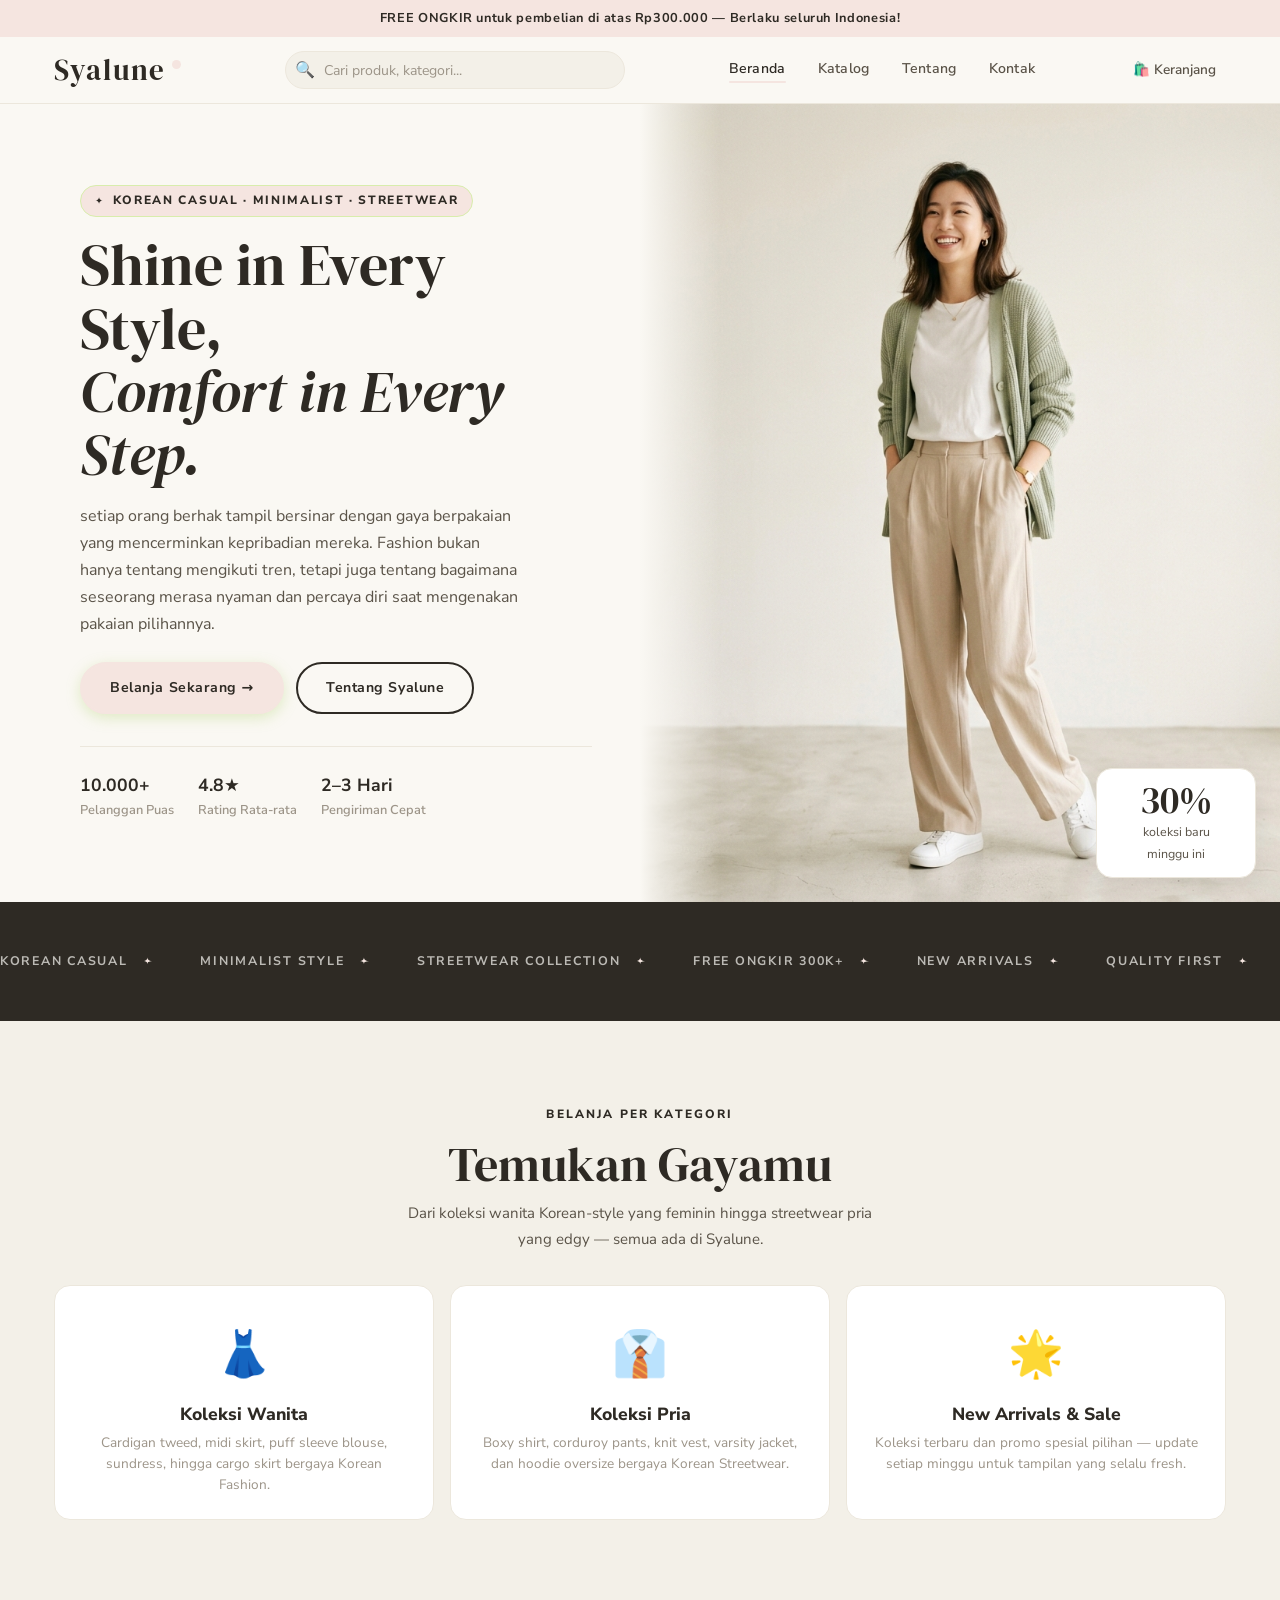
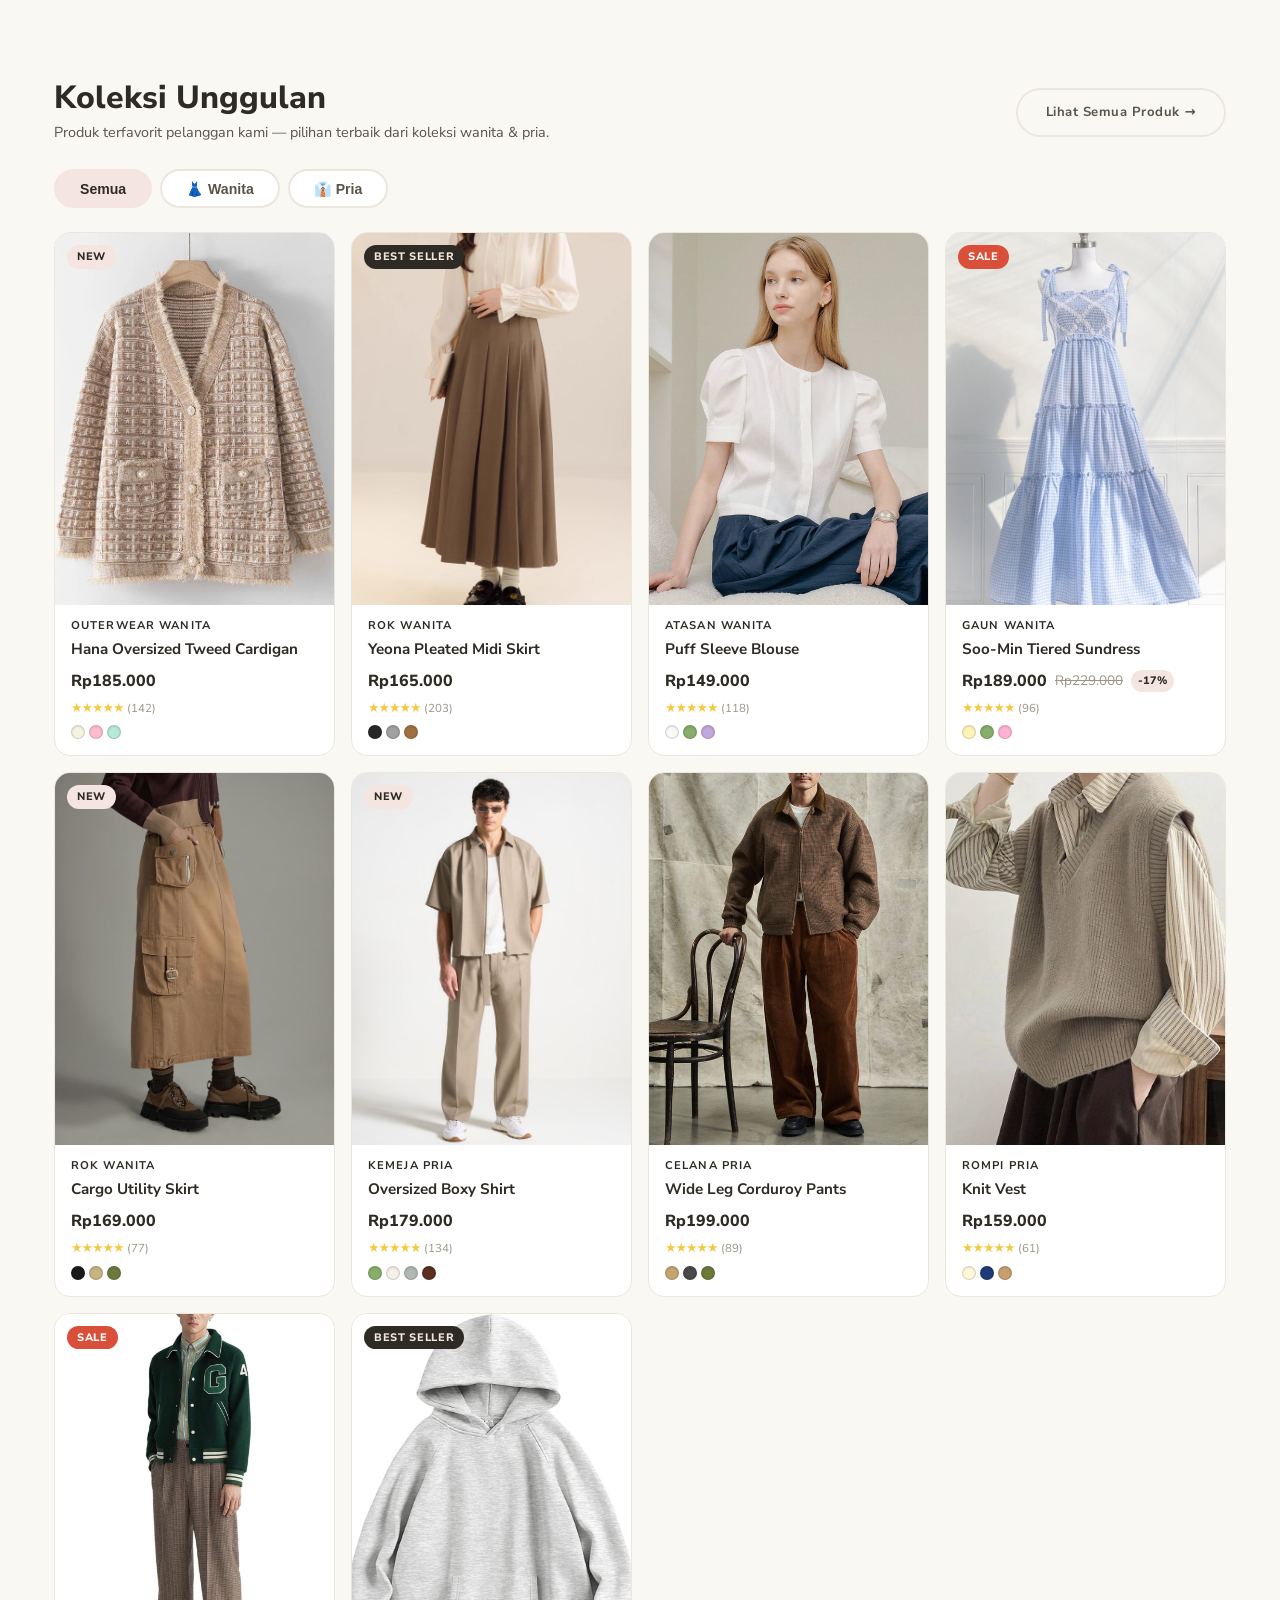
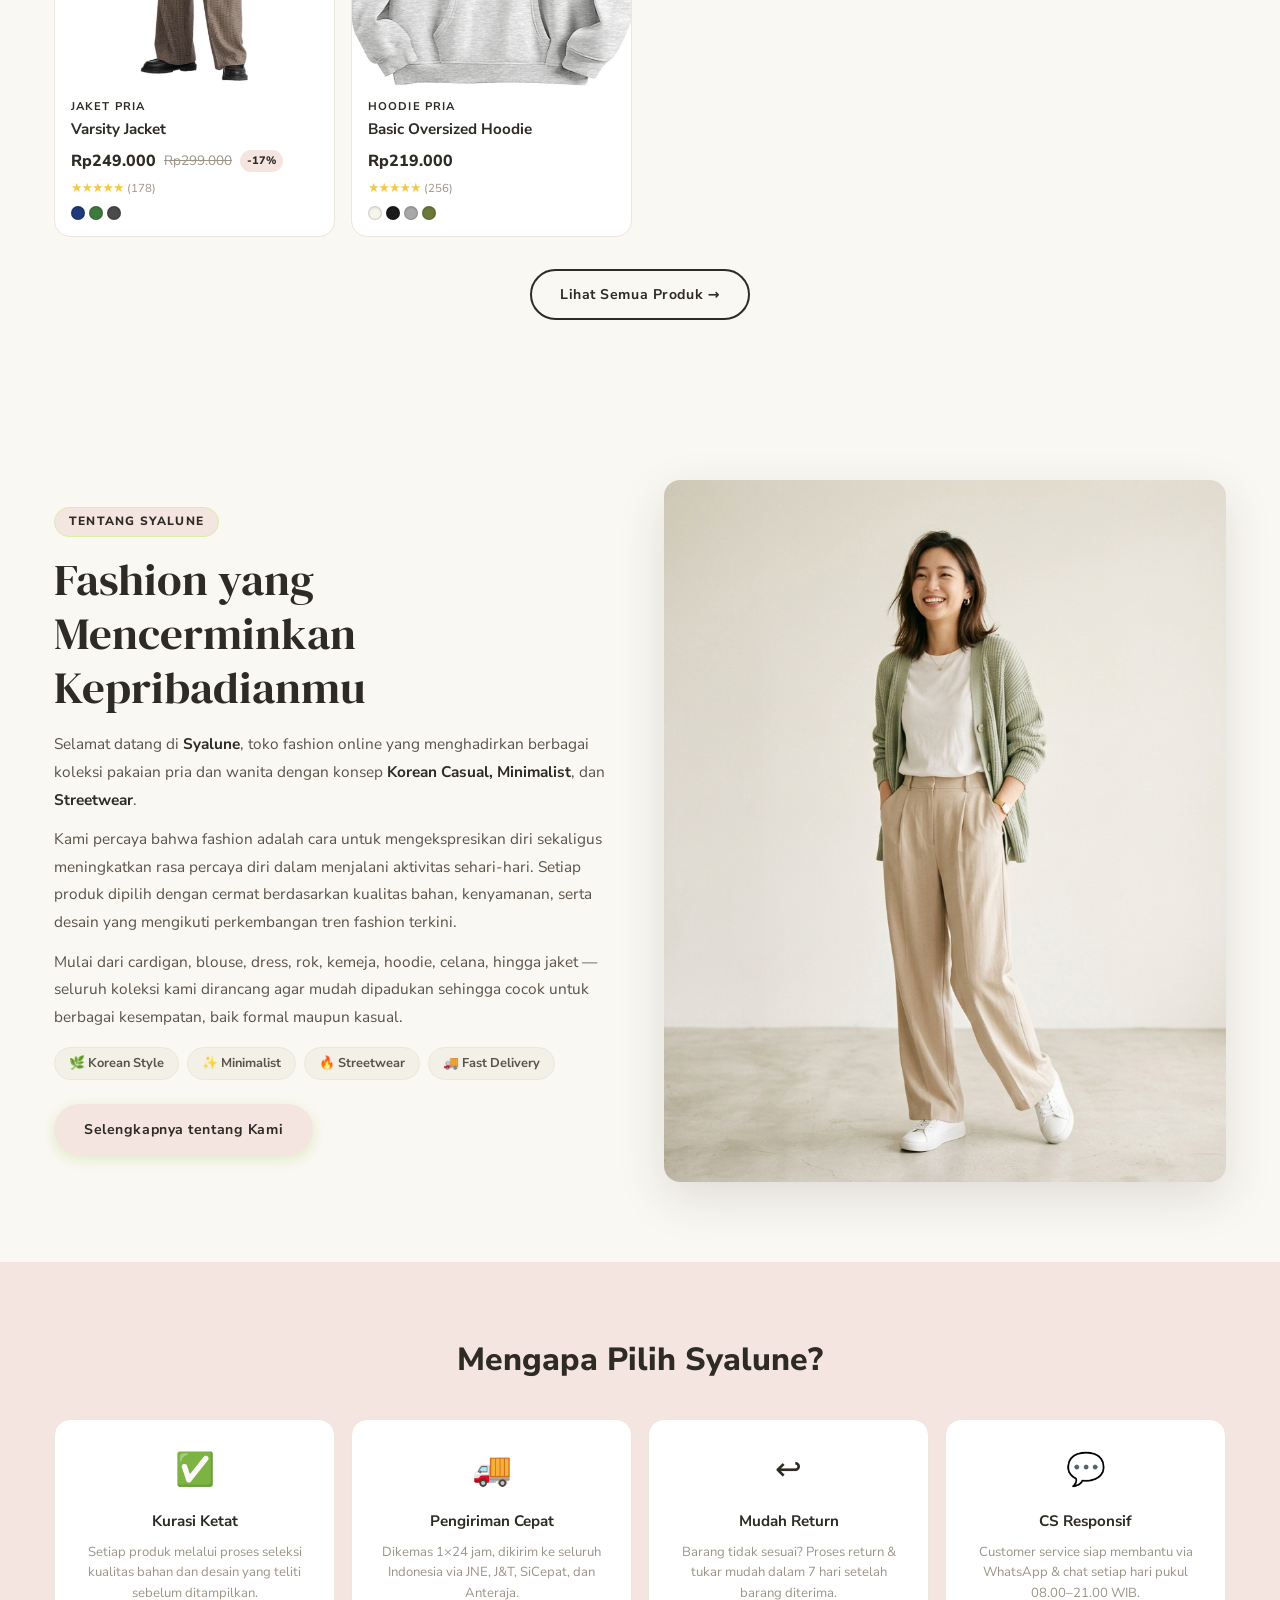
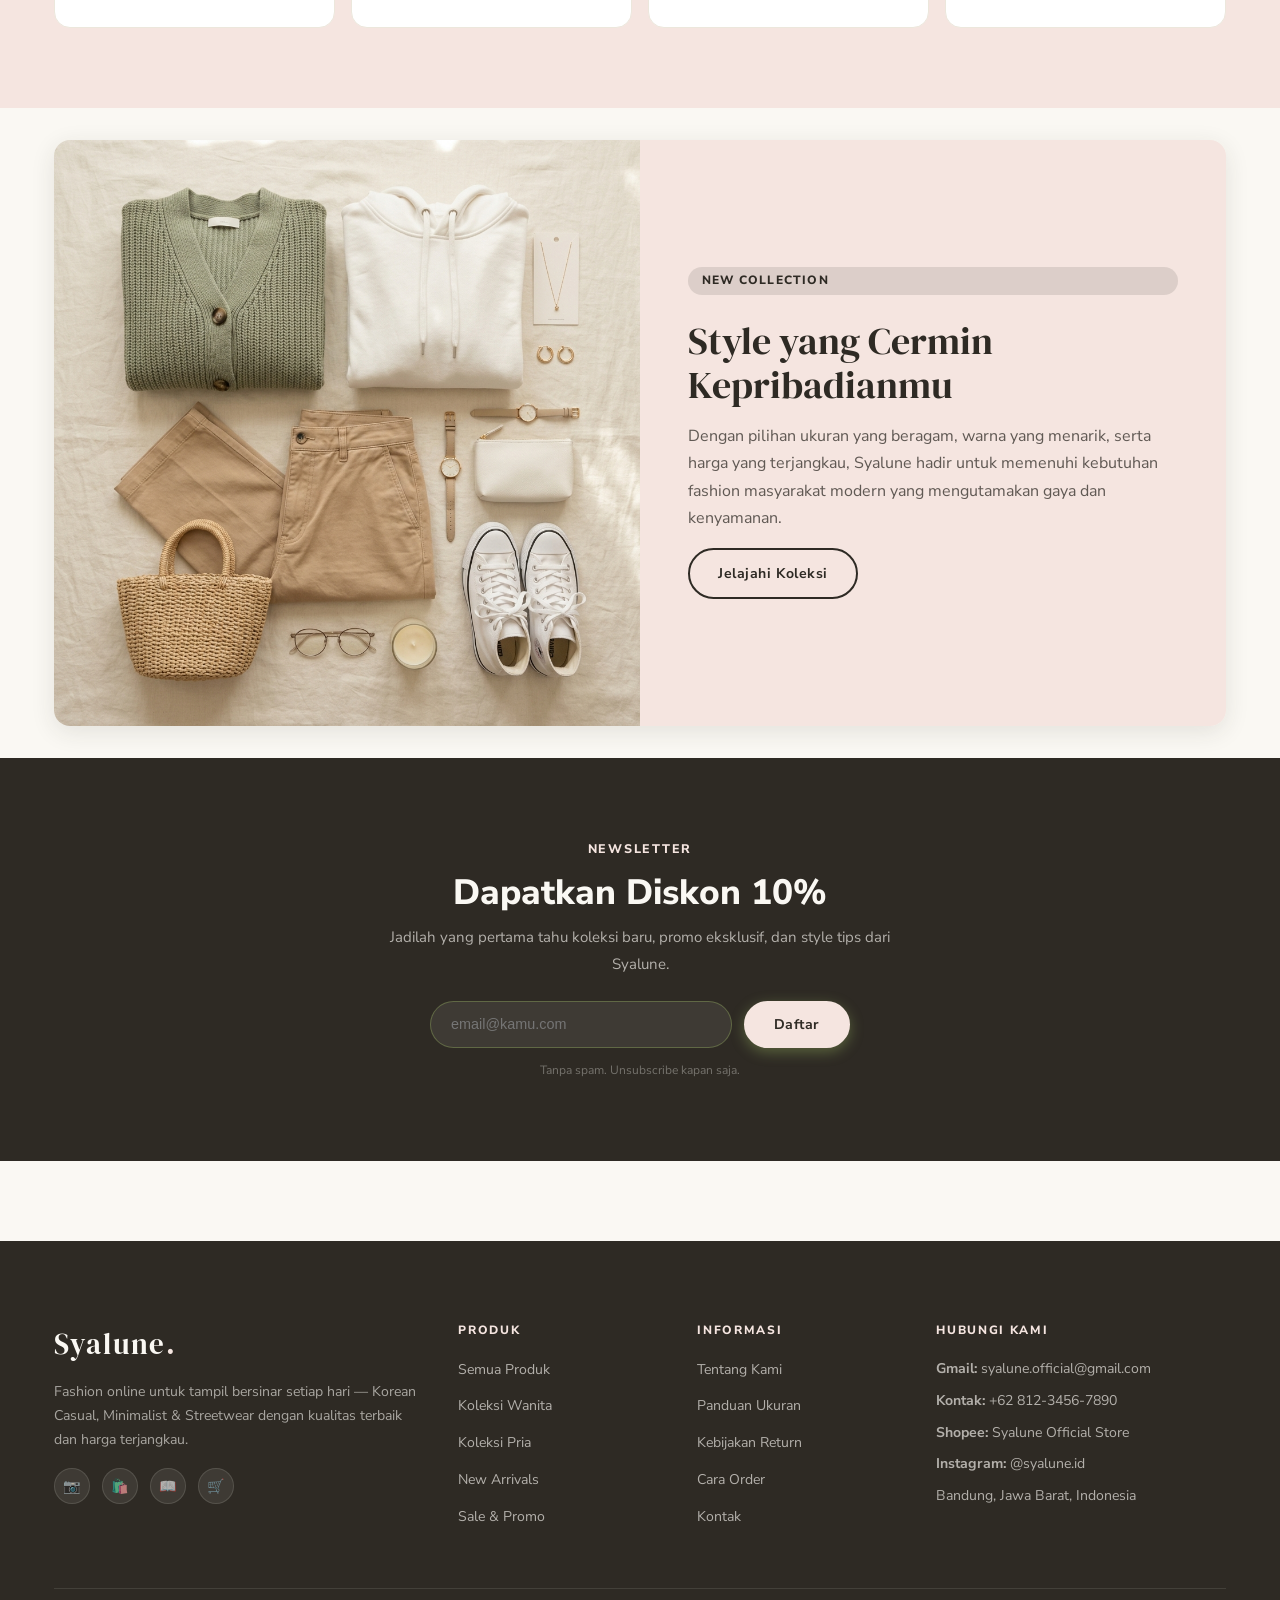
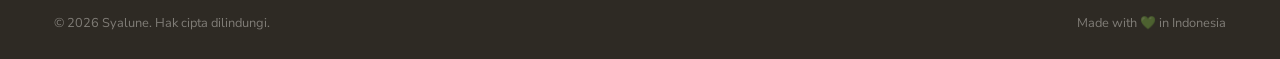
<file: index.html>
<!DOCTYPE html>
<html lang="id">
<head>
  <meta charset="UTF-8" />
  <meta name="viewport" content="width=device-width, initial-scale=1.0" />
  <title>Syalune — Shine in Every Style, Comfort in Every Step</title>
  <meta name="description" content="Syalune — toko fashion online koleksi Korean Casual, Minimalist, dan Streetwear. Temukan outfit favoritmu dengan kualitas terbaik dan harga terjangkau." />
  <link rel="preconnect" href="https://fonts.googleapis.com" />
  <link rel="preconnect" href="https://fonts.gstatic.com" crossorigin />
  <link href="https://fonts.googleapis.com/css2?family=DM+Serif+Display:ital@0;1&family=Nunito+Sans:wght@300;400;500;600;700;800&display=swap" rel="stylesheet" />
  <link rel="stylesheet" href="css/style.css" />
  <style>
    /* ── Extra styles for new sections ── */
    .cat-card-section {
      background: var(--cream-2);
      padding: var(--sp8) 0;
    }
    .cat-section-head {
      text-align: center;
      margin-bottom: var(--sp6);
    }
    .cat-section-head .eyebrow {
      display: inline-block;
      font-size: .75rem;
      font-weight: 800;
      letter-spacing: .18em;
      text-transform: uppercase;
      color: var(--lime-dark);
      margin-bottom: var(--sp3);
    }
    .cat-section-head h2 {
      font-family: var(--serif);
      font-size: clamp(2rem, 4vw, 3rem);
      color: var(--bark);
      margin-bottom: var(--sp2);
    }
    .cat-section-head p { color: var(--bark-2); max-width: 500px; margin: 0 auto; }

    .cat-cards-grid {
      display: grid;
      grid-template-columns: repeat(3, 1fr);
      gap: var(--sp4);
    }
    .cat-feature-card {
      background: var(--white);
      border: 1.5px solid var(--cream-3);
      border-radius: var(--r-lg);
      padding: var(--sp6) var(--sp5) var(--sp5);
      text-align: center;
      cursor: pointer;
      transition: all var(--t);
      text-decoration: none;
      display: block;
    }
    .cat-feature-card:hover {
      border-color: var(--lime);
      box-shadow: var(--sh-md);
      transform: translateY(-4px);
      background: var(--lime-faint);
    }
    .cat-feature-card .cat-icon {
      font-size: 2.8rem;
      margin-bottom: var(--sp3);
      display: block;
    }
    .cat-feature-card h3 {
      font-family: var(--sans);
      font-weight: 800;
      font-size: 1.1rem;
      color: var(--bark);
      margin-bottom: var(--sp2);
    }
    .cat-feature-card p {
      font-size: .85rem;
      color: var(--muted);
      line-height: 1.55;
    }

    /* Brand story section */
    .brand-story {
      padding: var(--sp8) 0;
      background: var(--cream);
    }
    .brand-story-grid {
      display: grid;
      grid-template-columns: 1fr 1fr;
      gap: var(--sp7);
      align-items: center;
    }
    .brand-story-content { }
    .brand-story-content .tag-eyebrow {
      display: inline-block;
      background: var(--lime-faint);
      border: 1px solid var(--lime-light);
      color: var(--lime-dark);
      font-size: .75rem;
      font-weight: 800;
      letter-spacing: .1em;
      text-transform: uppercase;
      padding: 4px 14px;
      border-radius: var(--r-pill);
      margin-bottom: var(--sp4);
    }
    .brand-story-content h2 {
      font-family: var(--serif);
      font-size: clamp(1.8rem, 3.5vw, 2.8rem);
      line-height: 1.2;
      color: var(--bark);
      margin-bottom: var(--sp4);
    }
    .brand-story-content p {
      color: var(--bark-2);
      line-height: 1.8;
      margin-bottom: var(--sp3);
      font-size: .96rem;
    }
    .brand-story-content p strong { color: var(--bark); }
    .brand-badges {
      display: flex;
      flex-wrap: wrap;
      gap: var(--sp2);
      margin: var(--sp4) 0;
    }
    .brand-badge {
      display: inline-flex;
      align-items: center;
      gap: 5px;
      background: var(--cream-2);
      border: 1px solid var(--cream-3);
      border-radius: var(--r-pill);
      font-size: .8rem;
      font-weight: 700;
      color: var(--bark-2);
      padding: 5px 14px;
    }
    .brand-story-image {
      border-radius: var(--r-lg);
      overflow: hidden;
      box-shadow: var(--sh-lg);
      aspect-ratio: 4/5;
    }
    .brand-story-image img {
      width: 100%; height: 100%;
      object-fit: cover;
      object-position: top center;
    }

    /* Gender tabs on homepage */
    .gender-tabs {
      display: flex;
      gap: var(--sp2);
      margin-bottom: var(--sp5);
    }
    .gender-tab {
      padding: .6rem 1.5rem;
      border-radius: var(--r-pill);
      border: 2px solid var(--cream-3);
      background: var(--white);
      font-size: .88rem;
      font-weight: 700;
      cursor: pointer;
      transition: var(--t);
      color: var(--bark-2);
    }
    .gender-tab:hover { border-color: var(--lime); color: var(--lime-dark); }
    .gender-tab.active { background: var(--lime); border-color: var(--lime); color: var(--bark); }

    @media (max-width: 820px) {
      .cat-cards-grid { grid-template-columns: 1fr; }
      .brand-story-grid { grid-template-columns: 1fr; }
      .brand-story-image { aspect-ratio: 16/9; order: -1; }
    }
    @media (max-width: 540px) {
      .cat-cards-grid { grid-template-columns: 1fr 1fr; }
      .cat-cards-grid .cat-feature-card:last-child { grid-column: 1/-1; }
    }
  </style>
</head>
<body>

<!-- ─── Navbar ─── -->
<header class="navbar">
  <div class="nav-top"> FREE ONGKIR untuk pembelian di atas Rp300.000 — Berlaku seluruh Indonesia!</div>
  <div class="container nav-inner">
    <a href="index.html" class="brand">Syalune<span class="brand-dot"></span></a>

    <div class="nav-search">
      <span class="search-icon">🔍</span>
      <input type="search" placeholder="Cari produk, kategori..." id="hero-search" />
    </div>

    <nav class="nav-links">
      <a href="index.html" class="active">Beranda</a>
      <a href="catalog.html">Katalog</a>
      <a href="business.html">Tentang</a>
      <a href="index.html#kontak">Kontak</a>
    </nav>

    <div class="nav-actions">
      <a href="cart.html" class="nav-icon-btn">
        🛍️ Keranjang <span class="cart-badge" style="display:none">0</span>
      </a>
      <button class="nav-toggle" aria-label="Menu">
        <span></span><span></span><span></span>
      </button>
    </div>
  </div>
</header>

<!-- ─── Hero ─── -->
<section class="hero">
  <div class="hero-swiper">
    <div class="hero-slide">
      <div class="hero-content">
        <div class="hero-eyebrow">Korean Casual · Minimalist · Streetwear</div>
        <h1>Shine in Every Style,<br /><em>Comfort in Every Step.</em></h1>
        <p>setiap orang berhak tampil bersinar dengan gaya berpakaian yang mencerminkan kepribadian mereka. Fashion bukan hanya tentang mengikuti tren, tetapi juga tentang bagaimana seseorang merasa nyaman dan percaya diri saat mengenakan pakaian pilihannya.</p>
        <div class="hero-cta">
          <a href="catalog.html" class="btn btn-primary">Belanja Sekarang →</a>
          <a href="business.html" class="btn btn-outline">Tentang Syalune</a>
        </div>
        <div class="hero-trust">
          <div class="hero-trust-item">
            <strong>10.000+</strong>Pelanggan Puas
          </div>
          <div class="hero-trust-item">
            <strong>4.8★</strong>Rating Rata-rata
          </div>
          <div class="hero-trust-item">
            <strong>2–3 Hari</strong>Pengiriman Cepat
          </div>
        </div>
      </div>
      <div class="hero-visual">
        <img src="images/hero.jpg" alt="Syalune — Korean Casual Fashion Collection" />
        <div class="hero-promo">
          <div class="promo-pct">30%</div>
          <p> koleksi baru<br />minggu ini</p>
        </div>
      </div>
    </div>
  </div>
</section>

<!-- ─── Ticker ─── -->
<div class="ticker" aria-hidden="true">
  <div class="ticker-track">
    <span>Korean Casual <span class="sep">✦</span></span>
    <span>Minimalist Style <span class="sep">✦</span></span>
    <span>Streetwear Collection <span class="sep">✦</span></span>
    <span>Free Ongkir 300K+ <span class="sep">✦</span></span>
    <span>New Arrivals <span class="sep">✦</span></span>
    <span>Quality First <span class="sep">✦</span></span>
    <span>Comfort in Every Step <span class="sep">✦</span></span>
    <span>Shine in Every Style <span class="sep">✦</span></span>
    <span>Korean Casual <span class="sep">✦</span></span>
    <span>Minimalist Style <span class="sep">✦</span></span>
    <span>Streetwear Collection <span class="sep">✦</span></span>
    <span>Free Ongkir 300K+ <span class="sep">✦</span></span>
    <span>New Arrivals <span class="sep">✦</span></span>
    <span>Quality First <span class="sep">✦</span></span>
    <span>Comfort in Every Step <span class="sep">✦</span></span>
    <span>Shine in Every Style <span class="sep">✦</span></span>
  </div>
</div>

<!-- ─── KATEGORI "Temukan Gayamu" ─── -->
<section class="cat-card-section">
  <div class="container">
    <div class="cat-section-head">
      <div class="eyebrow">BELANJA PER KATEGORI</div>
      <h2>Temukan Gayamu</h2>
      <p>Dari koleksi wanita Korean-style yang feminin hingga streetwear pria yang edgy — semua ada di Syalune.</p>
    </div>
    <div class="cat-cards-grid reveal">
      <a href="catalog.html?gender=Wanita" class="cat-feature-card">
        <span class="cat-icon">👗</span>
        <h3>Koleksi Wanita</h3>
        <p>Cardigan tweed, midi skirt, puff sleeve blouse, sundress, hingga cargo skirt bergaya Korean Fashion.</p>
      </a>
      <a href="catalog.html?gender=Pria" class="cat-feature-card">
        <span class="cat-icon">👔</span>
        <h3>Koleksi Pria</h3>
        <p>Boxy shirt, corduroy pants, knit vest, varsity jacket, dan hoodie oversize bergaya Korean Streetwear.</p>
      </a>
      <a href="catalog.html" class="cat-feature-card">
        <span class="cat-icon">🌟</span>
        <h3>New Arrivals & Sale</h3>
        <p>Koleksi terbaru dan promo spesial pilihan — update setiap minggu untuk tampilan yang selalu fresh.</p>
      </a>
    </div>
  </div>
</section>

<!-- ─── Featured Products ─── -->
<section class="section">
  <div class="container">
    <div style="display:flex;align-items:center;justify-content:space-between;margin-bottom:1.5rem;flex-wrap:wrap;gap:1rem">
      <div>
        <h2 style="font-family:var(--sans);font-weight:800;font-size:clamp(1.4rem,3vw,2rem);margin-bottom:0.2rem">Koleksi Unggulan</h2>
        <p style="font-size:.9rem">Produk terfavorit pelanggan kami — pilihan terbaik dari koleksi wanita &amp; pria.</p>
      </div>
      <a href="catalog.html" class="btn btn-ghost">Lihat Semua Produk →</a>
    </div>

    <!-- Gender tabs -->
    <div class="gender-tabs" id="gender-tabs">
      <button class="gender-tab active" data-gender="Semua">Semua</button>
      <button class="gender-tab" data-gender="Wanita">👗 Wanita</button>
      <button class="gender-tab" data-gender="Pria">👔 Pria</button>
    </div>

    <div class="product-grid reveal" id="home-product-grid"></div>

    <div style="text-align:center;margin-top:2rem">
      <a href="catalog.html" class="btn btn-outline">Lihat Semua Produk →</a>
    </div>
  </div>
</section>

<!-- ─── Brand Story / Tentang Syalune ─── -->
<section class="brand-story" id="tentang">
  <div class="container reveal">
    <div class="brand-story-grid">
      <div class="brand-story-content">
        <div class="tag-eyebrow">Tentang Syalune</div>
        <h2>Fashion yang Mencerminkan<br />Kepribadianmu</h2>
        <p>Selamat datang di <strong>Syalune</strong>, toko fashion online yang menghadirkan berbagai koleksi pakaian pria dan wanita dengan konsep <strong>Korean Casual, Minimalist</strong>, dan <strong>Streetwear</strong>.</p>
        <p>Kami percaya bahwa fashion adalah cara untuk mengekspresikan diri sekaligus meningkatkan rasa percaya diri dalam menjalani aktivitas sehari-hari. Setiap produk dipilih dengan cermat berdasarkan kualitas bahan, kenyamanan, serta desain yang mengikuti perkembangan tren fashion terkini.</p>
        <p>Mulai dari cardigan, blouse, dress, rok, kemeja, hoodie, celana, hingga jaket — seluruh koleksi kami dirancang agar mudah dipadukan sehingga cocok untuk berbagai kesempatan, baik formal maupun kasual.</p>
        <div class="brand-badges">
          <span class="brand-badge">🌿 Korean Style</span>
          <span class="brand-badge">✨ Minimalist</span>
          <span class="brand-badge">🔥 Streetwear</span>
          <span class="brand-badge">🚚 Fast Delivery</span>
        </div>
        <a href="business.html" class="btn btn-primary" style="width:fit-content;margin-top:.5rem">Selengkapnya tentang Kami</a>
      </div>
      <div class="brand-story-image">
        <img src="images/hero.jpg" alt="Syalune fashion collection" />
      </div>
    </div>
  </div>
</section>

<!-- ─── Keunggulan ─── -->
<section class="section lime-bg">
  <div class="container">
    <h2 style="font-family:var(--sans);font-weight:800;text-align:center;font-size:clamp(1.4rem,3vw,2rem);margin-bottom:2.5rem">Mengapa Pilih Syalune?</h2>
    <div class="feature-row reveal">
      <div class="feature-item">
        <span class="feature-icon">✅</span>
        <h4>Kurasi Ketat</h4>
        <p>Setiap produk melalui proses seleksi kualitas bahan dan desain yang teliti sebelum ditampilkan.</p>
      </div>
      <div class="feature-item">
        <span class="feature-icon">🚚</span>
        <h4>Pengiriman Cepat</h4>
        <p>Dikemas 1×24 jam, dikirim ke seluruh Indonesia via JNE, J&T, SiCepat, dan Anteraja.</p>
      </div>
      <div class="feature-item">
        <span class="feature-icon">↩️</span>
        <h4>Mudah Return</h4>
        <p>Barang tidak sesuai? Proses return &amp; tukar mudah dalam 7 hari setelah barang diterima.</p>
      </div>
      <div class="feature-item">
        <span class="feature-icon">💬</span>
        <h4>CS Responsif</h4>
        <p>Customer service siap membantu via WhatsApp &amp; chat setiap hari pukul 08.00–21.00 WIB.</p>
      </div>
    </div>
  </div>
</section>

<!-- ─── Banner Split ─── -->
<section class="section-sm">
  <div class="container reveal">
    <div class="banner-split">
      <div class="banner-img">
        <img src="images/banner2.jpg" alt="Syalune Collection" />
      </div>
      <div class="banner-content">
        <div style="display:inline-block;background:rgba(46,42,36,.12);border-radius:999px;padding:4px 14px;font-size:.75rem;font-weight:800;letter-spacing:.1em;text-transform:uppercase;margin-bottom:0.5rem">New Collection</div>
        <h2 style="color:var(--bark)">Style yang Cermin<br />Kepribadianmu</h2>
        <p>Dengan pilihan ukuran yang beragam, warna yang menarik, serta harga yang terjangkau, Syalune hadir untuk memenuhi kebutuhan fashion masyarakat modern yang mengutamakan gaya dan kenyamanan.</p>
        <a href="catalog.html" class="btn btn-outline" style="width:fit-content;border-color:var(--bark)">Jelajahi Koleksi</a>
      </div>
    </div>
  </div>
</section>

<!-- ─── Newsletter ─── -->
<section class="section" id="kontak" style="background:var(--bark)">
  <div class="container" style="text-align:center;max-width:560px">
    <p style="color:var(--lime);font-size:.78rem;font-weight:800;letter-spacing:.14em;text-transform:uppercase;margin-bottom:.75rem">NEWSLETTER</p>
    <h2 style="font-family:var(--sans);font-weight:800;color:var(--cream);font-size:clamp(1.5rem,3vw,2.2rem);margin-bottom:.75rem">Dapatkan Diskon 10%</h2>
    <p style="color:rgba(250,248,243,.65);margin-bottom:1.5rem">Jadilah yang pertama tahu koleksi baru, promo eksklusif, dan style tips dari Syalune.</p>
    <form style="display:flex;gap:.75rem;max-width:420px;margin:0 auto" onsubmit="event.preventDefault();this.reset();showToast('Berhasil! Kode diskon dikirim ke emailmu 🎉')">
      <input type="email" placeholder="email@kamu.com" required style="flex:1;padding:.75rem 1.25rem;border-radius:999px;border:1.5px solid rgba(175,208,110,.3);background:rgba(250,248,243,.08);color:var(--cream);font-size:.9rem" />
      <button class="btn btn-primary" type="submit" style="white-space:nowrap">Daftar</button>
    </form>
    <p style="font-size:.75rem;color:rgba(250,248,243,.35);margin-top:.75rem">Tanpa spam. Unsubscribe kapan saja.</p>
  </div>
</section>

<!-- ─── Footer ─── -->
<footer class="footer">
  <div class="container">
    <div class="footer-grid">
      <div>
        <div class="footer-brand">Syalune<span class="footer-dot">.</span></div>
        <p>Fashion online untuk tampil bersinar setiap hari — Korean Casual, Minimalist &amp; Streetwear dengan kualitas terbaik dan harga terjangkau.</p>
        <div class="social-row">
          <a href="index.html" class="social-btn" aria-label="Beranda">📷</a>
          <a href="catalog.html" class="social-btn" aria-label="Katalog">🛍️</a>
          <a href="business.html" class="social-btn" aria-label="Tentang">📖</a>
          <a href="cart.html" class="social-btn" aria-label="Keranjang">🛒</a>
        </div>
      </div>
      <div>
        <h4>Produk</h4>
        <ul>
          <li><a href="catalog.html">Semua Produk</a></li>
          <li><a href="catalog.html?gender=Wanita">Koleksi Wanita</a></li>
          <li><a href="catalog.html?gender=Pria">Koleksi Pria</a></li>
          <li><a href="catalog.html">New Arrivals</a></li>
          <li><a href="catalog.html">Sale &amp; Promo</a></li>
        </ul>
      </div>
      <div>
        <h4>Informasi</h4>
        <ul>
          <li><a href="business.html">Tentang Kami</a></li>
          <li><a href="#">Panduan Ukuran</a></li>
          <li><a href="#">Kebijakan Return</a></li>
          <li><a href="#">Cara Order</a></li>
          <li><a href="index.html#kontak">Kontak</a></li>
        </ul>
      </div>
      <div>
        <h4>Hubungi Kami</h4>
        <ul style="color:rgba(250,248,243,.65);font-size:.88rem;line-height:1.7">
          <li style="margin-bottom:8px"><strong>Gmail:</strong> syalune.official@gmail.com</li>
          <li style="margin-bottom:8px"><strong>Kontak:</strong> +62 812-3456-7890</li>
          <li style="margin-bottom:8px"><strong>Shopee:</strong> Syalune Official Store</li>
          <li style="margin-bottom:8px"><strong>Instagram:</strong> @syalune.id</li>
          <li style="margin-bottom:0">Bandung, Jawa Barat, Indonesia</li>
        </ul>
      </div>
    </div>
    <div class="footer-bottom">
      <span>© <span id="year">2026</span> Syalune. Hak cipta dilindungi.</span>
      <span>Made with 💚 in Indonesia</span>
    </div>
  </div>
</footer>

<script src="js/products.js"></script>
<script src="js/cart.js"></script>
<script>
/* ─── Helpers ─── */
function updateCartBadge() {
  const count = Cart.count();
  document.querySelectorAll(".cart-badge").forEach(b => {
    b.textContent = count;
    b.style.display = count > 0 ? "inline-flex" : "none";
  });
}

let _toast;
function showToast(msg) {
  let t = document.querySelector(".toast");
  if (!t) { t = document.createElement("div"); t.className = "toast"; document.body.appendChild(t); }
  t.textContent = msg; void t.offsetWidth; t.classList.add("show");
  clearTimeout(_toast); _toast = setTimeout(() => t.classList.remove("show"), 2800);
}

function initReveal() {
  const els = document.querySelectorAll(".reveal");
  if (!("IntersectionObserver" in window)) { els.forEach(e => e.classList.add("visible")); return; }
  const obs = new IntersectionObserver(entries => {
    entries.forEach(en => { if (en.isIntersecting) { en.target.classList.add("visible"); obs.unobserve(en.target); } });
  }, { threshold: 0.08 });
  els.forEach(e => obs.observe(e));
}

/* Navbar */
const toggle = document.querySelector(".nav-toggle");
const links  = document.querySelector(".nav-links");
if (toggle && links) toggle.addEventListener("click", () => links.classList.toggle("open"));

/* Footer year */
const yr = document.getElementById("year");
if (yr) yr.textContent = new Date().getFullYear();

/* Search redirect */
const hs = document.getElementById("hero-search");
if (hs) hs.addEventListener("keydown", e => {
  if (e.key === "Enter" && hs.value.trim()) window.location.href = `catalog.html?q=${encodeURIComponent(hs.value.trim())}`;
});

/* ─── Product card renderer ─── */
function imgPath(image) { return image.replace("../images/", "images/"); }

function starHTML(rating) {
  const full = Math.floor(rating);
  return "★".repeat(full) + (rating % 1 >= 0.5 ? "½" : "");
}

function renderProductGrid(list, container) {
  const tagMap = { SALE: "tag-sale", NEW: "tag-new", BEST: "tag-best" };
  container.innerHTML = list.map(p => {
    const disc = p.oldPrice ? Math.round((1 - p.price / p.oldPrice) * 100) : 0;
    return `
    <article class="product-card">
      <div class="product-thumb">
        ${p.badge ? `<span class="product-tag ${tagMap[p.badge] || "tag-new"}">${p.badge === "BEST" ? "BEST SELLER" : p.badge}</span>` : ""}
        <img src="${imgPath(p.image)}" alt="${p.name}" loading="lazy" />
        <button class="wish-btn" data-wish="${p.id}" aria-label="Wishlist">🤍</button>
        <div class="product-card-actions">
          <button class="btn btn-primary btn-sm btn-block" data-add="${p.id}">+ Keranjang</button>
        </div>
      </div>
      <div class="product-body">
        <span class="product-cat">${p.category.toUpperCase()}</span>
        <div class="product-name">${p.name}</div>
        <div class="product-price">
          <span class="price-now">${formatRupiah(p.price)}</span>
          ${p.oldPrice ? `<span class="price-old">${formatRupiah(p.oldPrice)}</span><span class="price-disc">-${disc}%</span>` : ""}
        </div>
        <div class="product-rating">
          <span class="stars">${"★".repeat(Math.round(p.rating))}</span>
          <span class="rating-count">(${p.reviews})</span>
        </div>
        <div style="margin-top:.4rem">${colorDotsHTML(p.colors, 4)}</div>
      </div>
    </article>`;
  }).join("");

  container.addEventListener("click", e => {
    const add  = e.target.closest("[data-add]");
    const wish = e.target.closest("[data-wish]");
    if (add) {
      const pr = getProductById(add.dataset.add);
      if (pr) { openModal(pr.id); }
    }
    if (wish) { wish.textContent = wish.textContent === "🤍" ? "❤️" : "🤍"; showToast("Ditambahkan ke wishlist 💚"); }
  });
}

/* ─── Gender tab filter ─── */
let activeGender = "Semua";

document.getElementById("gender-tabs").addEventListener("click", e => {
  const btn = e.target.closest(".gender-tab"); if (!btn) return;
  document.querySelectorAll(".gender-tab").forEach(b => b.classList.toggle("active", b === btn));
  activeGender = btn.dataset.gender;
  const list = activeGender === "Semua"
    ? PRODUCTS
    : PRODUCTS.filter(p => p.gender === activeGender);
  renderProductGrid(list, document.getElementById("home-product-grid"));
});

/* ─── Init ─── */
document.addEventListener("DOMContentLoaded", () => {
  updateCartBadge();
  initReveal();
  renderProductGrid(PRODUCTS, document.getElementById("home-product-grid"));
});
document.addEventListener("cart:change", updateCartBadge);
</script>
</body>
</html>
</file>
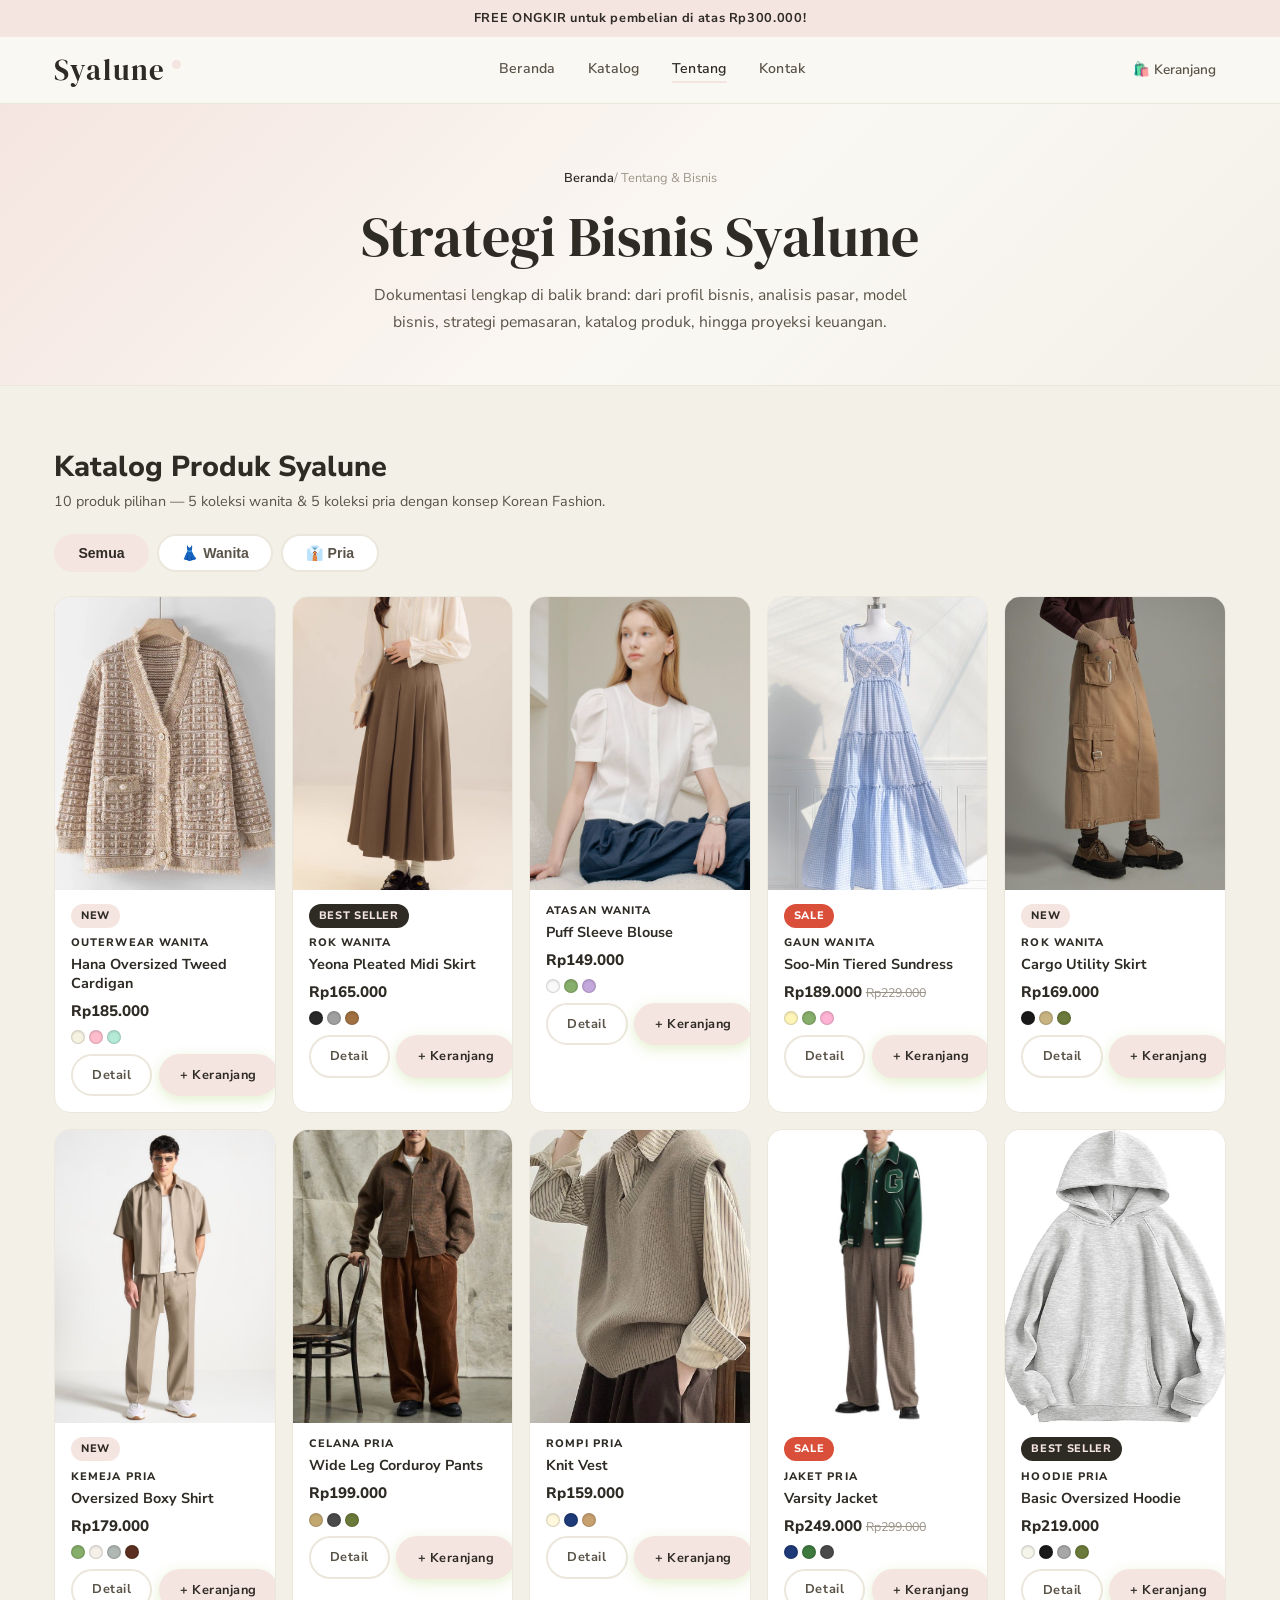
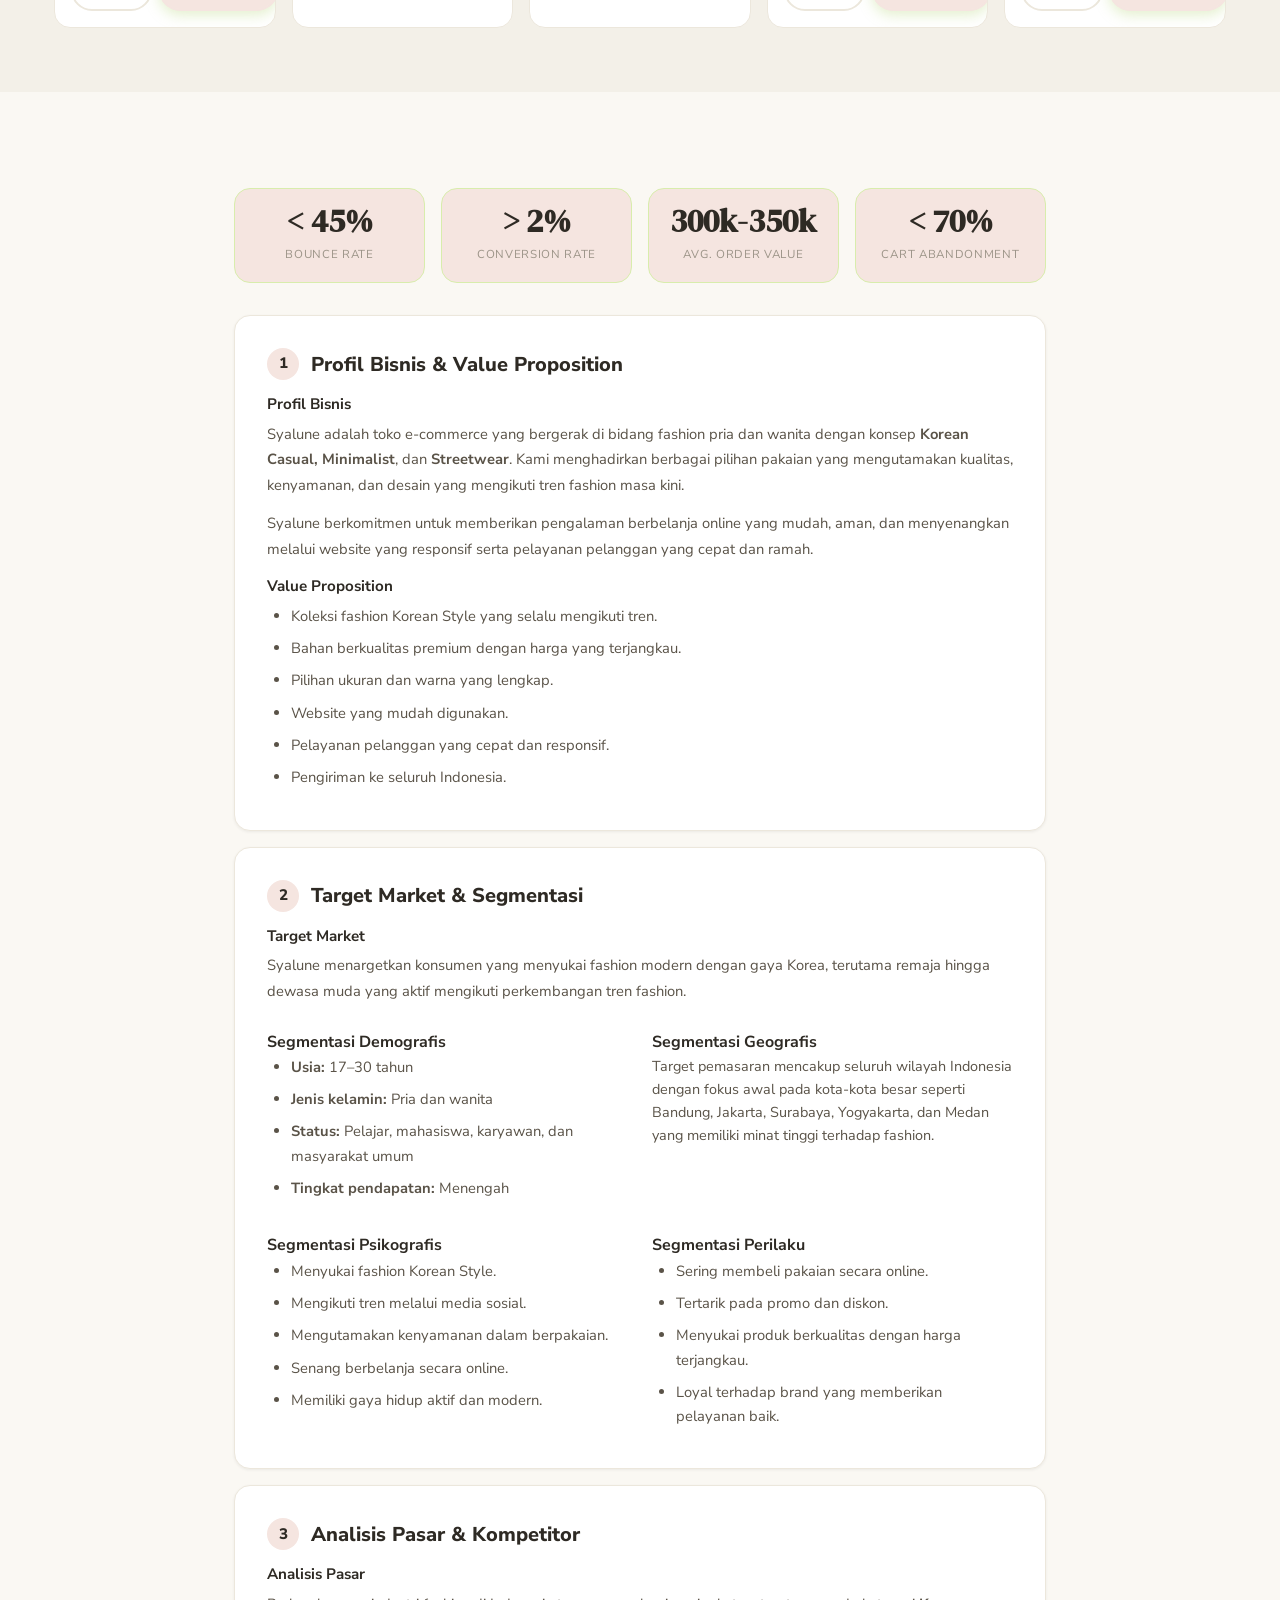
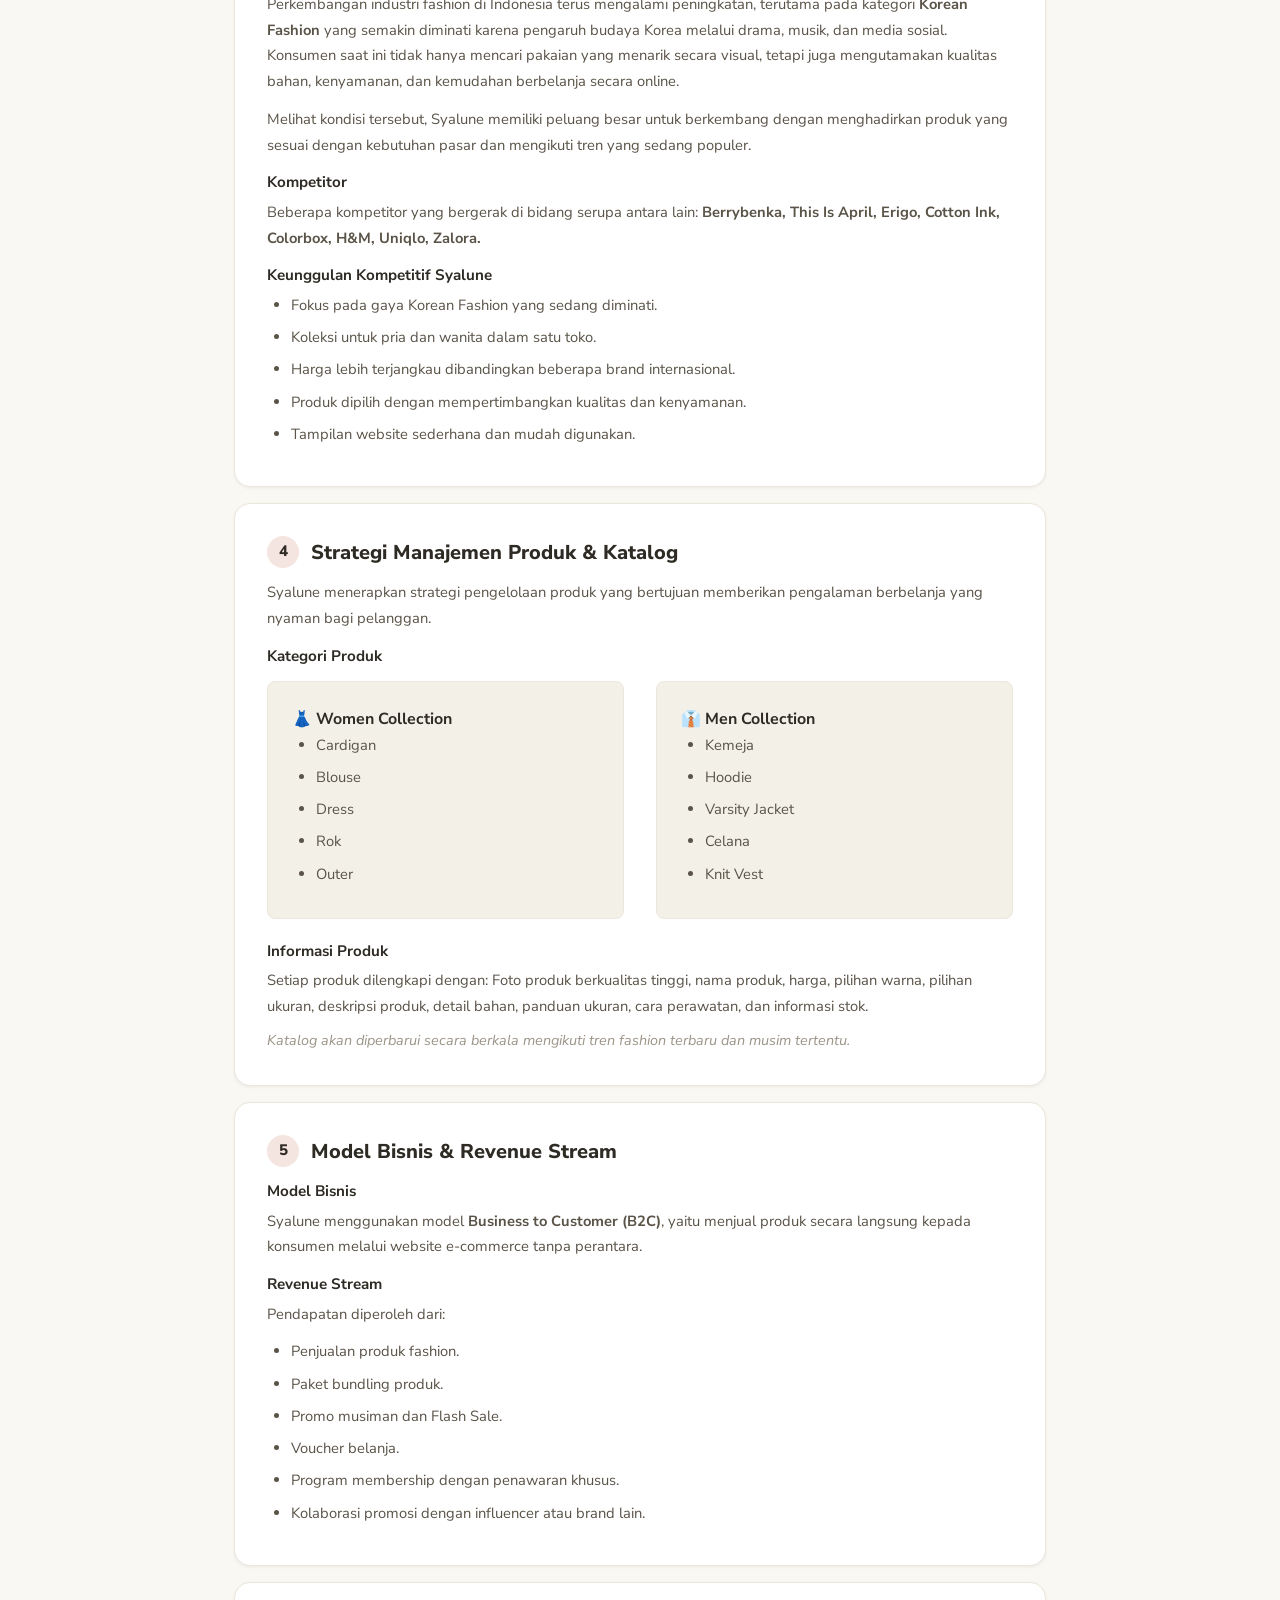
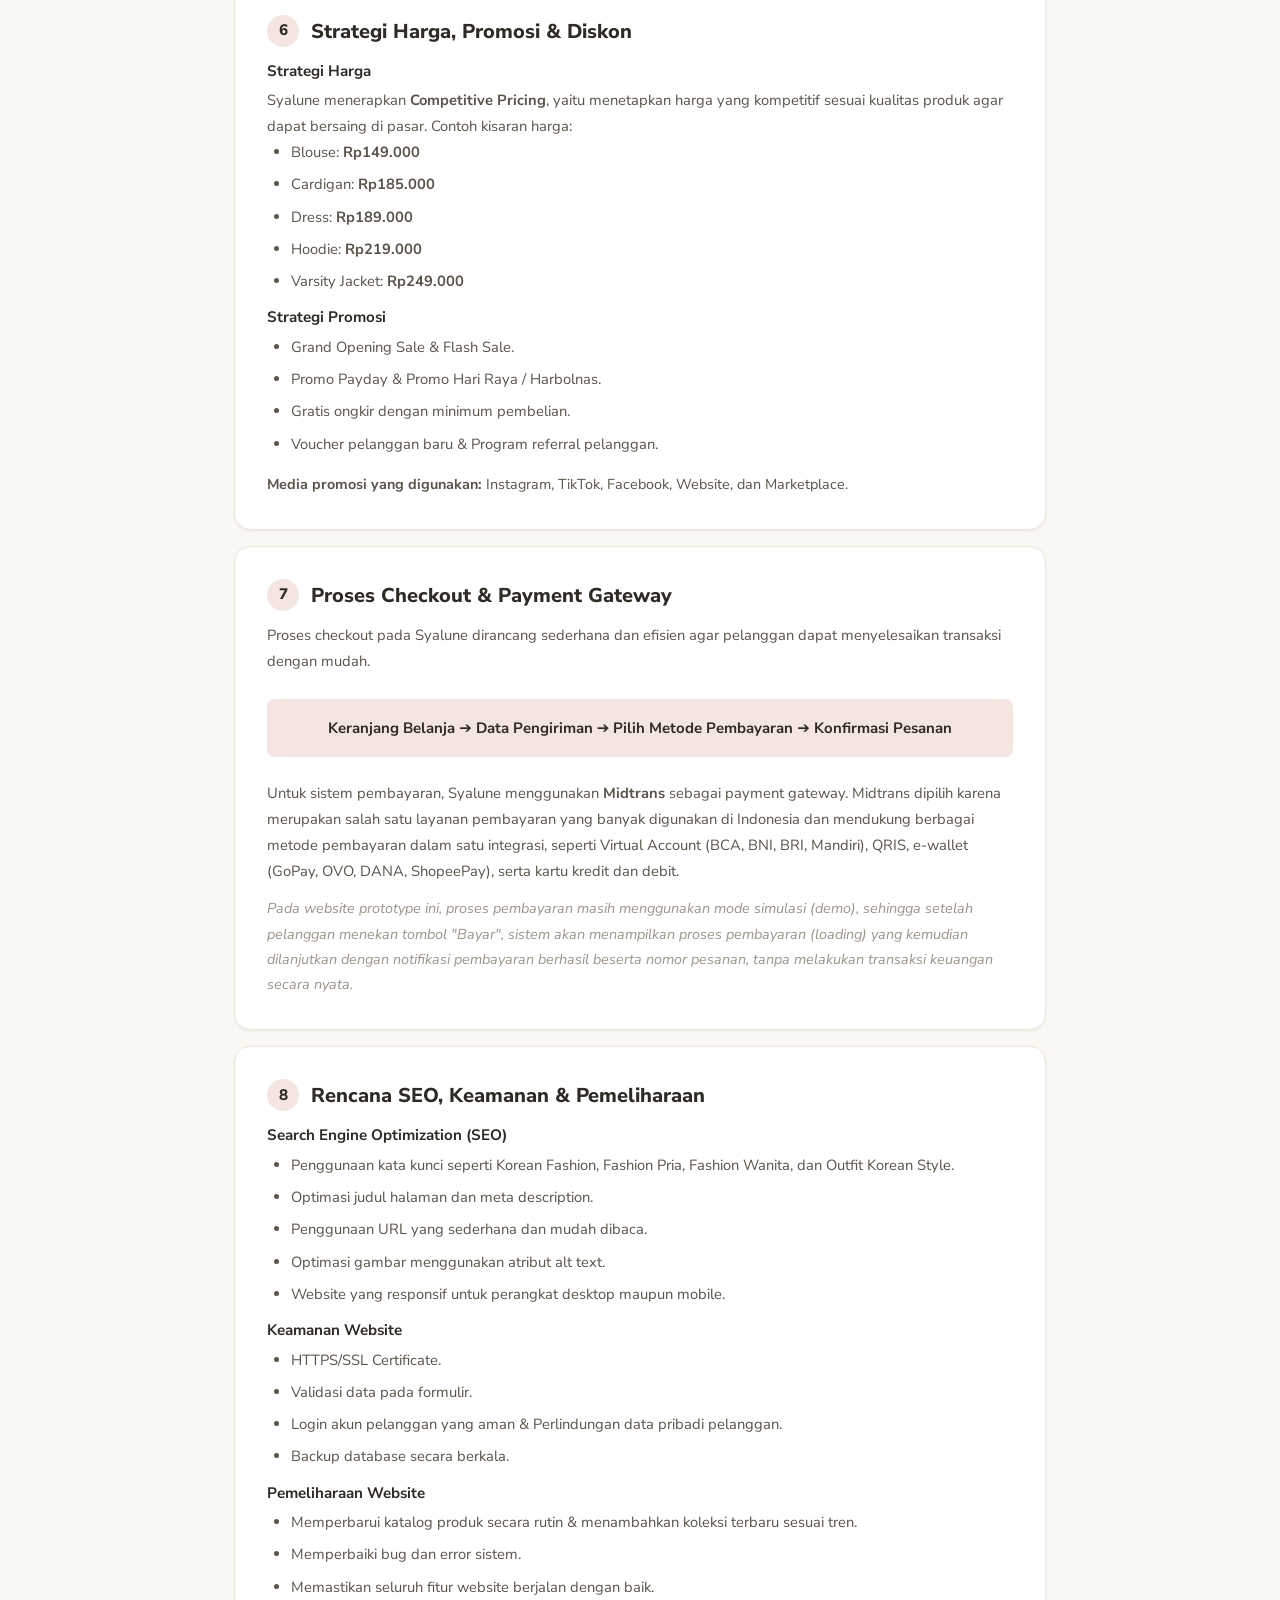
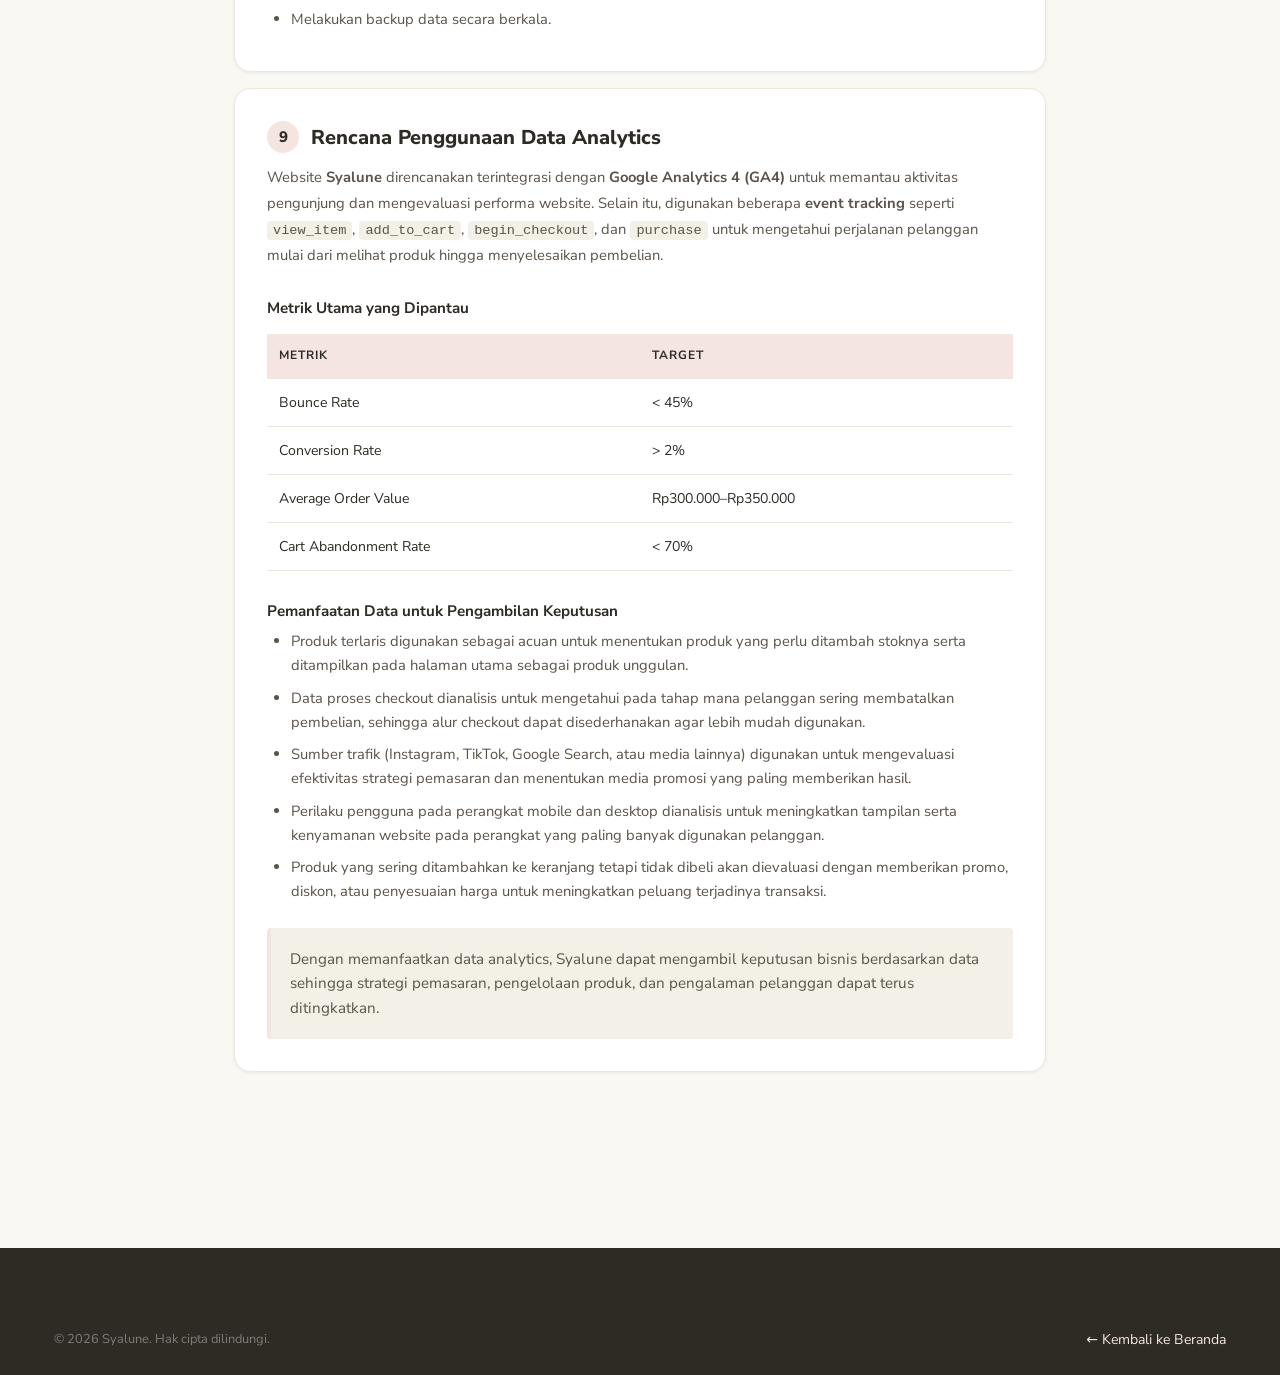
<file: business.html>
<!DOCTYPE html>
<html lang="id">
<head>
  <meta charset="UTF-8" />
  <meta name="viewport" content="width=device-width, initial-scale=1.0" />
  <title>Tentang & Strategi Bisnis — Syalune</title>
  <meta name="description" content="Tentang Syalune, strategi bisnis e-commerce, analisis pasar, dan model bisnis fashion online Indonesia." />
  <link rel="preconnect" href="https://fonts.googleapis.com" />
  <link rel="preconnect" href="https://fonts.gstatic.com" crossorigin />
  <link href="https://fonts.googleapis.com/css2?family=DM+Serif+Display:ital@0;1&family=Nunito+Sans:wght@300;400;500;600;700;800&display=swap" rel="stylesheet" />
  <link rel="stylesheet" href="css/style.css" />
  <style>
    .biz-hero { background: linear-gradient(135deg, var(--lime-faint) 0%, var(--cream) 55%, var(--cream-2) 100%); padding: 4rem 0 3rem; text-align: center; border-bottom: 1px solid var(--cream-3); }
    .biz-hero h1 { font-family: var(--serif); font-size: clamp(2rem, 5vw, 3.5rem); color: var(--bark); margin-bottom: .75rem; }
    .biz-hero p { color: var(--bark-2); max-width: 580px; margin: 0 auto; font-size: .98rem; }
    .product-catalog-section { background: var(--cream-2); padding: 4rem 0; }
    .catalog-tabs { display: flex; gap: .5rem; margin-bottom: 1.5rem; flex-wrap: wrap; }
    .catalog-tab { padding: .55rem 1.4rem; border-radius: 999px; border: 2px solid var(--cream-3); background: var(--white); font-size: .88rem; font-weight: 700; cursor: pointer; transition: all .2s; color: var(--bark-2); }
    .catalog-tab:hover { border-color: var(--lime); color: var(--lime-dark); }
    .catalog-tab.active { background: var(--lime); border-color: var(--lime); color: var(--bark); }
    .prod-list { display: grid; grid-template-columns: repeat(auto-fill, minmax(220px, 1fr)); gap: 1rem; }
    .prod-item { background: var(--white); border: 1px solid var(--cream-3); border-radius: var(--r-lg); overflow: hidden; transition: box-shadow .2s, transform .2s; }
    .prod-item:hover { box-shadow: var(--sh-md); transform: translateY(-3px); }
    .prod-item-img { aspect-ratio: 3/4; background: var(--lime-faint); overflow: hidden; }
    .prod-item-img img { width: 100%; height: 100%; object-fit: cover; }
    .prod-item-body { padding: .75rem 1rem 1rem; }
    .prod-item-cat { font-size: .68rem; font-weight: 800; text-transform: uppercase; letter-spacing: .1em; color: var(--lime-dark); margin-bottom: 3px; }
    .prod-item-name { font-weight: 700; font-size: .9rem; color: var(--bark); margin-bottom: .4rem; line-height: 1.3; }
    .prod-item-price { font-weight: 800; color: var(--bark); font-size: .95rem; margin-bottom: .4rem; }
    .prod-item-colors { font-size: .75rem; color: var(--muted); }
    .prod-item-actions { display: flex; gap: .4rem; margin-top: .6rem; }
  </style>
</head>
<body>

<header class="navbar">
  <div class="nav-top"> FREE ONGKIR untuk pembelian di atas Rp300.000!</div>
  <div class="container nav-inner">
    <a href="index.html" class="brand">Syalune<span class="brand-dot"></span></a>
    <nav class="nav-links">
      <a href="index.html">Beranda</a>
      <a href="catalog.html">Katalog</a>
      <a href="business.html" class="active">Tentang</a>
      <a href="index.html#kontak">Kontak</a>
    </nav>
    <div class="nav-actions">
      <a href="cart.html" class="nav-icon-btn">🛍️ Keranjang <span class="cart-badge" style="display:none">0</span></a>
      <button class="nav-toggle" aria-label="Menu"><span></span><span></span><span></span></button>
    </div>
  </div>
</header>

<!-- Biz Hero -->
<div class="biz-hero">
  <div class="container">
    <div class="breadcrumb" style="justify-content:center;display:flex;margin-bottom:1rem"><a href="index.html">Beranda</a> / Tentang &amp; Bisnis</div>
    <h1>Strategi Bisnis Syalune</h1>
    <p>Dokumentasi lengkap di balik brand: dari profil bisnis, analisis pasar, model bisnis, strategi pemasaran, katalog produk, hingga proyeksi keuangan.</p>
  </div>
</div>

<!-- Katalog Produk -->
<section class="product-catalog-section">
  <div class="container">
    <h2 style="font-family:var(--sans);font-weight:800;font-size:clamp(1.3rem,3vw,1.8rem);margin-bottom:.4rem">Katalog Produk Syalune</h2>
    <p style="color:var(--bark-2);font-size:.9rem;margin-bottom:1.25rem">10 produk pilihan — 5 koleksi wanita &amp; 5 koleksi pria dengan konsep Korean Fashion.</p>
    <div class="catalog-tabs" id="biz-tabs">
      <button class="catalog-tab active" data-filter="Semua">Semua</button>
      <button class="catalog-tab" data-filter="Wanita">👗 Wanita</button>
      <button class="catalog-tab" data-filter="Pria">👔 Pria</button>
    </div>
    <div class="prod-list" id="biz-prod-list"></div>
  </div>
</section>

<section class="section">
  <div class="container doc">

    <!-- Metrik utama -->
    <div class="metric-grid reveal" style="margin-bottom:2rem">
      <div class="metric"><strong>< 45%</strong><span>Bounce Rate</span></div>
      <div class="metric"><strong>> 2%</strong><span>Conversion Rate</span></div>
      <div class="metric"><strong>300k-350k</strong><span>Avg. Order Value</span></div>
      <div class="metric"><strong>< 70%</strong><span>Cart Abandonment</span></div>
    </div>

    <!-- 1. Profil Bisnis & Value Proposition -->
    <div class="doc-block reveal">
      <h2><span class="num">1</span> Profil Bisnis & Value Proposition</h2>
      <h3>Profil Bisnis</h3>
      <p>Syalune adalah toko e-commerce yang bergerak di bidang fashion pria dan wanita dengan konsep <strong>Korean Casual, Minimalist</strong>, dan <strong>Streetwear</strong>. Kami menghadirkan berbagai pilihan pakaian yang mengutamakan kualitas, kenyamanan, dan desain yang mengikuti tren fashion masa kini.</p>
      <p style="margin-top:0.75rem">Syalune berkomitmen untuk memberikan pengalaman berbelanja online yang mudah, aman, dan menyenangkan melalui website yang responsif serta pelayanan pelanggan yang cepat dan ramah.</p>
      <h3>Value Proposition</h3>
      <ul class="bullets">
        <li>Koleksi fashion Korean Style yang selalu mengikuti tren.</li>
        <li>Bahan berkualitas premium dengan harga yang terjangkau.</li>
        <li>Pilihan ukuran dan warna yang lengkap.</li>
        <li>Website yang mudah digunakan.</li>
        <li>Pelayanan pelanggan yang cepat dan responsif.</li>
        <li>Pengiriman ke seluruh Indonesia.</li>
      </ul>
    </div>

    <!-- 2. Target Market & Segmentasi -->
    <div class="doc-block reveal">
      <h2><span class="num">2</span> Target Market & Segmentasi</h2>
      <h3>Target Market</h3>
      <p>Syalune menargetkan konsumen yang menyukai fashion modern dengan gaya Korea, terutama remaja hingga dewasa muda yang aktif mengikuti perkembangan tren fashion.</p>
      <div style="display:grid;grid-template-columns:1fr 1fr;gap:1.5rem;margin-top:1.5rem">
        <div>
          <h4>Segmentasi Demografis</h4>
          <ul class="bullets" style="font-size:.9rem">
            <li><strong>Usia:</strong> 17–30 tahun</li>
            <li><strong>Jenis kelamin:</strong> Pria dan wanita</li>
            <li><strong>Status:</strong> Pelajar, mahasiswa, karyawan, dan masyarakat umum</li>
            <li><strong>Tingkat pendapatan:</strong> Menengah</li>
          </ul>
        </div>
        <div>
          <h4>Segmentasi Geografis</h4>
          <p style="font-size:.9rem;line-height:1.6;color:var(--bark-2)">Target pemasaran mencakup seluruh wilayah Indonesia dengan fokus awal pada kota-kota besar seperti Bandung, Jakarta, Surabaya, Yogyakarta, dan Medan yang memiliki minat tinggi terhadap fashion.</p>
        </div>
        <div>
          <h4>Segmentasi Psikografis</h4>
          <ul class="bullets" style="font-size:.9rem">
            <li>Menyukai fashion Korean Style.</li>
            <li>Mengikuti tren melalui media sosial.</li>
            <li>Mengutamakan kenyamanan dalam berpakaian.</li>
            <li>Senang berbelanja secara online.</li>
            <li>Memiliki gaya hidup aktif dan modern.</li>
          </ul>
        </div>
        <div>
          <h4>Segmentasi Perilaku</h4>
          <ul class="bullets" style="font-size:.9rem">
            <li>Sering membeli pakaian secara online.</li>
            <li>Tertarik pada promo dan diskon.</li>
            <li>Menyukai produk berkualitas dengan harga terjangkau.</li>
            <li>Loyal terhadap brand yang memberikan pelayanan baik.</li>
          </ul>
        </div>
      </div>
    </div>

    <!-- 3. Analisis Pasar & Kompetitor -->
    <div class="doc-block reveal">
      <h2><span class="num">3</span> Analisis Pasar & Kompetitor</h2>
      <h3>Analisis Pasar</h3>
      <p>Perkembangan industri fashion di Indonesia terus mengalami peningkatan, terutama pada kategori <strong>Korean Fashion</strong> yang semakin diminati karena pengaruh budaya Korea melalui drama, musik, dan media sosial. Konsumen saat ini tidak hanya mencari pakaian yang menarik secara visual, tetapi juga mengutamakan kualitas bahan, kenyamanan, dan kemudahan berbelanja secara online.</p>
      <p style="margin-top:0.75rem">Melihat kondisi tersebut, Syalune memiliki peluang besar untuk berkembang dengan menghadirkan produk yang sesuai dengan kebutuhan pasar dan mengikuti tren yang sedang populer.</p>
      <h3>Kompetitor</h3>
      <p style="margin-bottom:0.75rem;color:var(--bark-2)">Beberapa kompetitor yang bergerak di bidang serupa antara lain: <strong>Berrybenka, This Is April, Erigo, Cotton Ink, Colorbox, H&M, Uniqlo, Zalora.</strong></p>
      <h3>Keunggulan Kompetitif Syalune</h3>
      <ul class="bullets">
        <li>Fokus pada gaya Korean Fashion yang sedang diminati.</li>
        <li>Koleksi untuk pria dan wanita dalam satu toko.</li>
        <li>Harga lebih terjangkau dibandingkan beberapa brand internasional.</li>
        <li>Produk dipilih dengan mempertimbangkan kualitas dan kenyamanan.</li>
        <li>Tampilan website sederhana dan mudah digunakan.</li>
      </ul>
    </div>

    <!-- 4. Strategi Manajemen Produk & Katalog -->
    <div class="doc-block reveal">
      <h2><span class="num">4</span> Strategi Manajemen Produk & Katalog</h2>
      <p>Syalune menerapkan strategi pengelolaan produk yang bertujuan memberikan pengalaman berbelanja yang nyaman bagi pelanggan.</p>
      <h3>Kategori Produk</h3>
      <div style="display:flex;gap:2rem;margin-top:1rem;margin-bottom:1.5rem;flex-wrap:wrap">
        <div style="flex:1;min-width:200px;background:var(--cream-2);padding:1.5rem;border-radius:var(--r);border:1px solid var(--cream-3)">
          <h4 style="margin-top:0;color:var(--lime-dark)">👗 Women Collection</h4>
          <ul class="bullets" style="font-size:.9rem;margin-bottom:0">
            <li>Cardigan</li>
            <li>Blouse</li>
            <li>Dress</li>
            <li>Rok</li>
            <li>Outer</li>
          </ul>
        </div>
        <div style="flex:1;min-width:200px;background:var(--cream-2);padding:1.5rem;border-radius:var(--r);border:1px solid var(--cream-3)">
          <h4 style="margin-top:0;color:var(--lime-dark)">👔 Men Collection</h4>
          <ul class="bullets" style="font-size:.9rem;margin-bottom:0">
            <li>Kemeja</li>
            <li>Hoodie</li>
            <li>Varsity Jacket</li>
            <li>Celana</li>
            <li>Knit Vest</li>
          </ul>
        </div>
      </div>
      <h3>Informasi Produk</h3>
      <p>Setiap produk dilengkapi dengan: Foto produk berkualitas tinggi, nama produk, harga, pilihan warna, pilihan ukuran, deskripsi produk, detail bahan, panduan ukuran, cara perawatan, dan informasi stok.</p>
      <p style="margin-top:0.5rem;font-size:.9rem;color:var(--muted)"><em>Katalog akan diperbarui secara berkala mengikuti tren fashion terbaru dan musim tertentu.</em></p>
    </div>

    <!-- 5. Model Bisnis & Revenue Stream -->
    <div class="doc-block reveal">
      <h2><span class="num">5</span> Model Bisnis & Revenue Stream</h2>
      <h3>Model Bisnis</h3>
      <p>Syalune menggunakan model <strong>Business to Customer (B2C)</strong>, yaitu menjual produk secara langsung kepada konsumen melalui website e-commerce tanpa perantara.</p>
      <h3>Revenue Stream</h3>
      <p style="margin-bottom:0.75rem">Pendapatan diperoleh dari:</p>
      <ul class="bullets">
        <li>Penjualan produk fashion.</li>
        <li>Paket bundling produk.</li>
        <li>Promo musiman dan Flash Sale.</li>
        <li>Voucher belanja.</li>
        <li>Program membership dengan penawaran khusus.</li>
        <li>Kolaborasi promosi dengan influencer atau brand lain.</li>
      </ul>
    </div>

    <!-- 6. Strategi Harga, Promosi & Diskon -->
    <div class="doc-block reveal">
      <h2><span class="num">6</span> Strategi Harga, Promosi & Diskon</h2>
      <h3>Strategi Harga</h3>
      <p>Syalune menerapkan <strong>Competitive Pricing</strong>, yaitu menetapkan harga yang kompetitif sesuai kualitas produk agar dapat bersaing di pasar. Contoh kisaran harga:</p>
      <ul class="bullets">
        <li>Blouse: <strong>Rp149.000</strong></li>
        <li>Cardigan: <strong>Rp185.000</strong></li>
        <li>Dress: <strong>Rp189.000</strong></li>
        <li>Hoodie: <strong>Rp219.000</strong></li>
        <li>Varsity Jacket: <strong>Rp249.000</strong></li>
      </ul>
      <h3>Strategi Promosi</h3>
      <ul class="bullets">
        <li>Grand Opening Sale & Flash Sale.</li>
        <li>Promo Payday & Promo Hari Raya / Harbolnas.</li>
        <li>Gratis ongkir dengan minimum pembelian.</li>
        <li>Voucher pelanggan baru & Program referral pelanggan.</li>
      </ul>
      <p style="margin-top:1rem;color:var(--bark-2);font-size:.9rem"><strong>Media promosi yang digunakan:</strong> Instagram, TikTok, Facebook, Website, dan Marketplace.</p>
    </div>

    <!-- 7. Proses Checkout & Payment Gateway -->
    <div class="doc-block reveal">
      <h2><span class="num">7</span> Proses Checkout & Payment Gateway</h2>
      <p>Proses checkout pada Syalune dirancang sederhana dan efisien agar pelanggan dapat menyelesaikan transaksi dengan mudah.</p>
      <div style="background:var(--lime-faint);padding:1rem;border-radius:var(--r);border:1px dashed var(--lime);margin:1.5rem 0;text-align:center;font-weight:700;color:var(--lime-dark)">
        Keranjang Belanja ➔ Data Pengiriman ➔ Pilih Metode Pembayaran ➔ Konfirmasi Pesanan
      </div>
      <p>Untuk sistem pembayaran, Syalune menggunakan <strong>Midtrans</strong> sebagai payment gateway. Midtrans dipilih karena merupakan salah satu layanan pembayaran yang banyak digunakan di Indonesia dan mendukung berbagai metode pembayaran dalam satu integrasi, seperti Virtual Account (BCA, BNI, BRI, Mandiri), QRIS, e-wallet (GoPay, OVO, DANA, ShopeePay), serta kartu kredit dan debit.</p>
      <p style="margin-top:0.75rem;font-size:.9rem;color:var(--muted)"><em>Pada website prototype ini, proses pembayaran masih menggunakan mode simulasi (demo), sehingga setelah pelanggan menekan tombol "Bayar", sistem akan menampilkan proses pembayaran (loading) yang kemudian dilanjutkan dengan notifikasi pembayaran berhasil beserta nomor pesanan, tanpa melakukan transaksi keuangan secara nyata.</em></p>
    </div>

    <!-- 8. Rencana SEO, Keamanan & Pemeliharaan -->
    <div class="doc-block reveal">
      <h2><span class="num">8</span> Rencana SEO, Keamanan & Pemeliharaan</h2>
      <h3>Search Engine Optimization (SEO)</h3>
      <ul class="bullets">
        <li>Penggunaan kata kunci seperti Korean Fashion, Fashion Pria, Fashion Wanita, dan Outfit Korean Style.</li>
        <li>Optimasi judul halaman dan meta description.</li>
        <li>Penggunaan URL yang sederhana dan mudah dibaca.</li>
        <li>Optimasi gambar menggunakan atribut alt text.</li>
        <li>Website yang responsif untuk perangkat desktop maupun mobile.</li>
      </ul>
      <h3>Keamanan Website</h3>
      <ul class="bullets">
        <li>HTTPS/SSL Certificate.</li>
        <li>Validasi data pada formulir.</li>
        <li>Login akun pelanggan yang aman & Perlindungan data pribadi pelanggan.</li>
        <li>Backup database secara berkala.</li>
      </ul>
      <h3>Pemeliharaan Website</h3>
      <ul class="bullets">
        <li>Memperbarui katalog produk secara rutin & menambahkan koleksi terbaru sesuai tren.</li>
        <li>Memperbaiki bug dan error sistem.</li>
        <li>Memastikan seluruh fitur website berjalan dengan baik.</li>
        <li>Melakukan backup data secara berkala.</li>
      </ul>
    </div>

    <!-- 9. Rencana Penggunaan Data Analytics -->
    <div class="doc-block reveal">
      <h2><span class="num">9</span> Rencana Penggunaan Data Analytics</h2>
      <p>Website <strong>Syalune</strong> direncanakan terintegrasi dengan <strong>Google Analytics 4 (GA4)</strong> untuk memantau aktivitas pengunjung dan mengevaluasi performa website. Selain itu, digunakan beberapa <strong>event tracking</strong> seperti <code style="background:var(--cream-2);padding:2px 6px;border-radius:4px;font-size:.85rem">view_item</code>, <code style="background:var(--cream-2);padding:2px 6px;border-radius:4px;font-size:.85rem">add_to_cart</code>, <code style="background:var(--cream-2);padding:2px 6px;border-radius:4px;font-size:.85rem">begin_checkout</code>, dan <code style="background:var(--cream-2);padding:2px 6px;border-radius:4px;font-size:.85rem">purchase</code> untuk mengetahui perjalanan pelanggan mulai dari melihat produk hingga menyelesaikan pembelian.</p>
      
      <h3 style="margin-top:2rem">Metrik Utama yang Dipantau</h3>
      <table class="data-table" style="margin-top:1rem">
        <thead>
          <tr>
            <th style="width:50%">Metrik</th>
            <th style="width:50%">Target</th>
          </tr>
        </thead>
        <tbody>
          <tr>
            <td>Bounce Rate</td>
            <td>&lt; 45%</td>
          </tr>
          <tr>
            <td>Conversion Rate</td>
            <td>&gt; 2%</td>
          </tr>
          <tr>
            <td>Average Order Value</td>
            <td>Rp300.000–Rp350.000</td>
          </tr>
          <tr>
            <td>Cart Abandonment Rate</td>
            <td>&lt; 70%</td>
          </tr>
        </tbody>
      </table>

      <h3 style="margin-top:2rem">Pemanfaatan Data untuk Pengambilan Keputusan</h3>
      <ul class="bullets">
        <li>Produk terlaris digunakan sebagai acuan untuk menentukan produk yang perlu ditambah stoknya serta ditampilkan pada halaman utama sebagai produk unggulan.</li>
        <li>Data proses checkout dianalisis untuk mengetahui pada tahap mana pelanggan sering membatalkan pembelian, sehingga alur checkout dapat disederhanakan agar lebih mudah digunakan.</li>
        <li>Sumber trafik (Instagram, TikTok, Google Search, atau media lainnya) digunakan untuk mengevaluasi efektivitas strategi pemasaran dan menentukan media promosi yang paling memberikan hasil.</li>
        <li>Perilaku pengguna pada perangkat mobile dan desktop dianalisis untuk meningkatkan tampilan serta kenyamanan website pada perangkat yang paling banyak digunakan pelanggan.</li>
        <li>Produk yang sering ditambahkan ke keranjang tetapi tidak dibeli akan dievaluasi dengan memberikan promo, diskon, atau penyesuaian harga untuk meningkatkan peluang terjadinya transaksi.</li>
      </ul>
      <p style="margin-top:1.5rem;padding:1.2rem;background:var(--cream-2);border-left:4px solid var(--lime);border-radius:4px;font-size:.95rem;line-height:1.6">Dengan memanfaatkan data analytics, Syalune dapat mengambil keputusan bisnis berdasarkan data sehingga strategi pemasaran, pengelolaan produk, dan pengalaman pelanggan dapat terus ditingkatkan.</p>
    </div>

  </div>
</section>

<footer class="footer">
  <div class="container">
    <div class="footer-bottom" style="border-top:none;padding-top:0">
      <span>© <span id="year"></span> Syalune. Hak cipta dilindungi.</span>
      <span><a href="index.html" style="color:var(--lime)">← Kembali ke Beranda</a></span>
    </div>
  </div>
</footer>

<script src="js/products.js"></script>
<script src="js/cart.js"></script>
<script>
document.getElementById("year").textContent = new Date().getFullYear();
function updateCartBadge() {
  const c = Cart.count();
  document.querySelectorAll(".cart-badge").forEach(b => { b.textContent = c; b.style.display = c > 0 ? "inline-flex" : "none"; });
}
const tog = document.querySelector(".nav-toggle"), nls = document.querySelector(".nav-links");
if (tog && nls) tog.addEventListener("click", () => nls.classList.toggle("open"));
const els = document.querySelectorAll(".reveal");
const obs = new IntersectionObserver(entries => {
  entries.forEach(en => { if (en.isIntersecting) { en.target.classList.add("visible"); obs.unobserve(en.target); } });
}, { threshold: 0.08 });
els.forEach(e => obs.observe(e));

/* Catalog mini */
let bizFilter = "Semua";
function renderBizCatalog() {
  const list = bizFilter === "Semua" ? PRODUCTS : PRODUCTS.filter(p => p.gender === bizFilter);
  const grid = document.getElementById("biz-prod-list");
  grid.innerHTML = list.map(p => {
    const imgSrc = p.image.replace("../images/","images/");
    const badge = p.badge ? `<span class="product-tag ${p.badge==="SALE"?"tag-sale":p.badge==="BEST"?"tag-best":"tag-new"}" style="position:relative;top:auto;left:auto;margin-bottom:.4rem;display:inline-block">${p.badge==="BEST"?"BEST SELLER":p.badge}</span>` : "";
    const colorsText = p.colors.join(" · ");
    return `
    <div class="prod-item">
      <div class="prod-item-img"><img src="${imgSrc}" alt="${p.name}" loading="lazy"/></div>
      <div class="prod-item-body">
        ${badge}
        <div class="prod-item-cat">${p.category}</div>
        <div class="prod-item-name">${p.name}</div>
        <div class="prod-item-price">${formatRupiah(p.price)}${p.oldPrice?` <span style="font-size:.78rem;font-weight:400;color:var(--muted);text-decoration:line-through">${formatRupiah(p.oldPrice)}</span>`:""}</div>
        ${colorDotsHTML(p.colors, 4)}
        <div class="prod-item-actions">
          <a href="catalog.html" class="btn btn-ghost btn-sm" style="flex:1;text-align:center">Detail</a>
          <button class="btn btn-primary btn-sm" data-biz-add="${p.id}" style="flex:1">+ Keranjang</button>
        </div>
      </div>
    </div>`;
  }).join("");
}
document.getElementById("biz-tabs").addEventListener("click", e => {
  const btn = e.target.closest(".catalog-tab"); if (!btn) return;
  document.querySelectorAll(".catalog-tab").forEach(b => b.classList.toggle("active", b === btn));
  bizFilter = btn.dataset.filter; renderBizCatalog();
});
document.getElementById("biz-prod-list").addEventListener("click", e => {
  const b = e.target.closest("[data-biz-add]"); if (!b) return;
  const p = getProductById(b.dataset.bizAdd); if (!p) return;
  openModal(p.id);
});
document.addEventListener("DOMContentLoaded", () => { updateCartBadge(); renderBizCatalog(); });
document.addEventListener("cart:change", updateCartBadge);
</script>
</body>
</html>
</file>
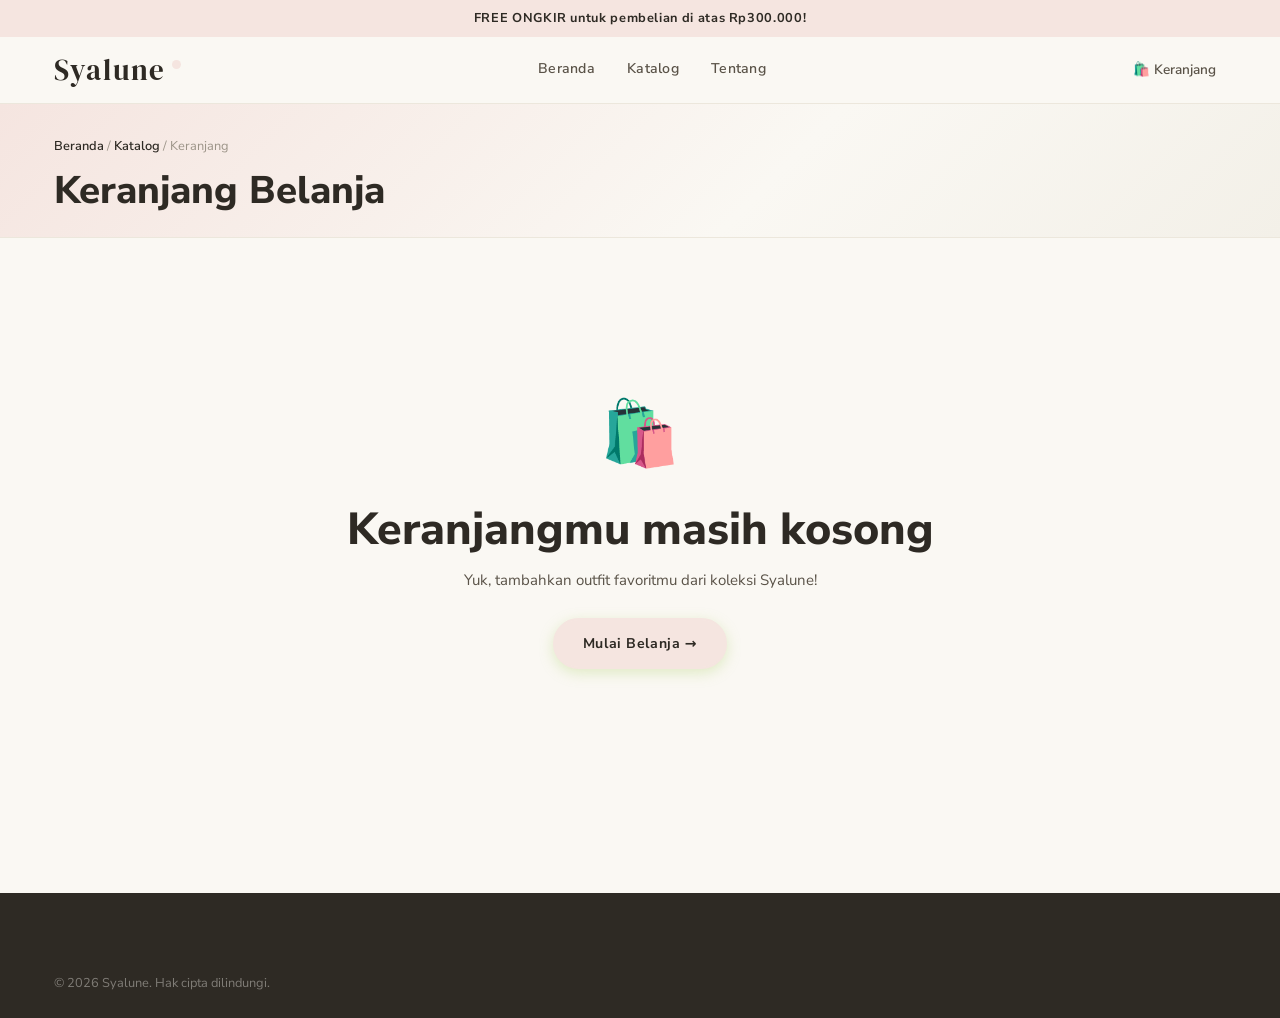
<file: cart.html>
<!DOCTYPE html>
<html lang="id">
<head>
  <meta charset="UTF-8" />
  <meta name="viewport" content="width=device-width, initial-scale=1.0" />
  <title>Keranjang Belanja — Syalune</title>
  <meta name="description" content="Keranjang belanja Syalune — review produk dan lanjutkan ke checkout." />
  <link rel="preconnect" href="https://fonts.googleapis.com" />
  <link rel="preconnect" href="https://fonts.gstatic.com" crossorigin />
  <link href="https://fonts.googleapis.com/css2?family=DM+Serif+Display:ital@0;1&family=Nunito+Sans:wght@300;400;500;600;700;800&display=swap" rel="stylesheet" />
  <link rel="stylesheet" href="css/style.css" />
</head>
<body>

<header class="navbar">
  <div class="nav-top"> FREE ONGKIR untuk pembelian di atas Rp300.000!</div>
  <div class="container nav-inner">
    <a href="index.html" class="brand">Syalune<span class="brand-dot"></span></a>
    <nav class="nav-links">
      <a href="index.html">Beranda</a>
      <a href="catalog.html">Katalog</a>
      <a href="business.html">Tentang</a>
    </nav>
    <div class="nav-actions">
      <a href="cart.html" class="nav-icon-btn active">🛍️ Keranjang <span class="cart-badge" style="display:none">0</span></a>
      <button class="nav-toggle" aria-label="Menu"><span></span><span></span><span></span></button>
    </div>
  </div>
</header>

<div class="page-header">
  <div class="container">
    <div class="breadcrumb"><a href="index.html">Beranda</a> / <a href="catalog.html">Katalog</a> / Keranjang</div>
    <h1>Keranjang Belanja</h1>
  </div>
</div>

<section class="section">
  <div class="container">

    <!-- Empty state -->
    <div id="cart-empty" style="display:none;text-align:center;padding:4rem 1rem">
      <div style="font-size:4rem;margin-bottom:1rem">🛍️</div>
      <h2 style="font-family:var(--sans);font-weight:800;margin-bottom:.75rem">Keranjangmu masih kosong</h2>
      <p style="margin-bottom:1.5rem">Yuk, tambahkan outfit favoritmu dari koleksi Syalune!</p>
      <a href="catalog.html" class="btn btn-primary">Mulai Belanja →</a>
    </div>

    <!-- Cart layout -->
    <div class="cart-layout" id="cart-main" style="display:none">
      <div>
        <div id="cart-items"></div>
      </div>
      <div class="summary">
        <h3>Ringkasan Pesanan</h3>
        <div class="summary-row"><span>Subtotal</span><span id="co-sub">Rp0</span></div>
        <div class="summary-row"><span>Ongkir</span><span id="co-ship">Gratis</span></div>
        <div class="summary-row"><span>Diskon</span><span id="co-disc" style="color:var(--success)">-Rp0</span></div>
        <div class="summary-row total"><span>Total</span><span id="co-total">Rp0</span></div>
        <div class="promo-input">
          <input type="text" id="promo-code" placeholder="Kode promo" maxlength="20" />
          <button class="btn btn-ghost btn-sm" id="promo-apply">Pakai</button>
        </div>
        <div class="promo-note" id="promo-note" style="display:none"></div>
        <a href="checkout.html" class="btn btn-primary btn-block" style="margin-top:1rem">Lanjut ke Checkout →</a>
        <a href="catalog.html" class="btn btn-ghost btn-block" style="margin-top:.5rem">← Lanjutkan Belanja</a>
        <div style="text-align:center;margin-top:1rem;font-size:.75rem;color:var(--muted)">🔒 Transaki aman &amp; terenkripsi</div>
      </div>
    </div>

  </div>
</section>

<!-- Rekomendasi -->
<section class="section lime-bg" id="rec-section" style="display:none">
  <div class="container">
    <h2 style="font-family:var(--sans);font-weight:800;font-size:1.4rem;margin-bottom:1.5rem">Mungkin kamu juga suka</h2>
    <div class="product-grid" id="rec-grid" style="grid-template-columns:repeat(4,1fr)"></div>
  </div>
</section>

<footer class="footer">
  <div class="container">
    <div class="footer-bottom" style="border-top:none;padding-top:0">
      <span>© <span id="year"></span> Syalune. Hak cipta dilindungi.</span>
    </div>
  </div>
</footer>

<!-- Load scripts FIRST — no CART_KEY redeclaration in inline script -->
<script src="js/products.js"></script>
<script src="js/cart.js"></script>
<script>
/* ── Helpers ── */
document.getElementById("year").textContent = new Date().getFullYear();
const tog = document.querySelector(".nav-toggle"), nls = document.querySelector(".nav-links");
if (tog && nls) tog.addEventListener("click", () => nls.classList.toggle("open"));

function updateCartBadge() {
  const c = Cart.count();
  document.querySelectorAll(".cart-badge").forEach(b => {
    b.textContent = c;
    b.style.display = c > 0 ? "inline-flex" : "none";
  });
}

let _toast;
function showToast(msg) {
  let t = document.querySelector(".toast");
  if (!t) { t = document.createElement("div"); t.className = "toast"; document.body.appendChild(t); }
  t.textContent = msg; void t.offsetWidth; t.classList.add("show");
  clearTimeout(_toast); _toast = setTimeout(() => t.classList.remove("show"), 2800);
}

/* Promo codes */
let promoDiscount = 0;
const PROMOS = { "SYALUNE10": 0.10, "NEWMEMBER": 0.15, "HEMAT20": 0.20 };

function imgPath(img) { return img.replace("../images/", "images/"); }

/* ── Main render function ── */
function renderCart() {
  const items = Cart.all();           // [{id, qty}, ...]
  const emptyEl = document.getElementById("cart-empty");
  const mainEl  = document.getElementById("cart-main");
  const recSec  = document.getElementById("rec-section");
  const itemsEl = document.getElementById("cart-items");

  if (!items || !items.length) {
    emptyEl.style.display = "block";
    mainEl.style.display  = "none";
    recSec.style.display  = "none";
    return;
  }

  emptyEl.style.display = "none";
  mainEl.style.display  = "grid";

  /* Build cart items */
  let subtotal = 0;
  const rows = items.map(item => {
    const p = getProductById(item.id);
    if (!p) return "";
    const cartId = item.cartId || item.id;
    const lineTotal = p.price * item.qty;
    subtotal += lineTotal;
    return `
    <div class="cart-item" data-id="${cartId}">
      <img src="${imgPath(p.image)}" alt="${p.name}" />
      <div class="cart-item-body">
        <div class="product-cat">${p.category}</div>
        <h3>${p.name}</h3>
        <div style="font-size:.8rem;color:var(--muted);margin-bottom:.4rem">
          Ukuran: <strong>${item.size || "-"}</strong> &nbsp;·&nbsp; Warna: <strong>${item.color || "-"}</strong>
        </div>
        <div class="price">${formatRupiah(p.price)}</div>
        <div class="cart-item-footer">
          <div class="qty">
            <button data-minus="${cartId}">−</button>
            <span>${item.qty}</span>
            <button data-plus-id="${p.id}" data-plus-size="${item.size}" data-plus-color="${item.color}">+</button>
          </div>
          <span class="cart-subtotal">${formatRupiah(lineTotal)}</span>
          <button class="link-remove" data-remove="${cartId}">Hapus</button>
        </div>
      </div>
    </div>`;
  }).join("");
  itemsEl.innerHTML = rows;

  /* Summary */
  const shipping = subtotal >= 300000 ? 0 : 15000;
  const disc     = Math.round(subtotal * promoDiscount);
  const total    = subtotal + shipping - disc;

  document.getElementById("co-sub").textContent   = formatRupiah(subtotal);
  document.getElementById("co-ship").textContent  = shipping === 0 ? "✅ Gratis" : formatRupiah(shipping);
  document.getElementById("co-disc").textContent  = disc > 0 ? `−${formatRupiah(disc)}` : "−Rp0";
  document.getElementById("co-total").textContent = formatRupiah(total);

  /* Recommendations — products not in cart */
  const inCart = items.map(i => i.id);
  const recs   = PRODUCTS.filter(p => !inCart.includes(p.id)).slice(0, 4);
  if (recs.length) {
    recSec.style.display = "block";
    const tagMap = { SALE: "tag-sale", NEW: "tag-new", BEST: "tag-best" };
    document.getElementById("rec-grid").innerHTML = recs.map(p => `
      <article class="product-card">
        <div class="product-thumb">
          ${p.badge ? `<span class="product-tag ${tagMap[p.badge]||"tag-new"}">${p.badge==="BEST"?"BEST SELLER":p.badge}</span>` : ""}
          <img src="${imgPath(p.image)}" alt="${p.name}" loading="lazy" />
          <div class="product-card-actions">
            <button class="btn btn-primary btn-sm btn-block" data-rec-add="${p.id}">+ Keranjang</button>
          </div>
        </div>
        <div class="product-body">
          <span class="product-cat">${p.category}</span>
          <div class="product-name">${p.name}</div>
          <div class="product-price"><span class="price-now">${formatRupiah(p.price)}</span></div>
          ${colorDotsHTML(p.colors)}
        </div>
      </article>`).join("");
    document.getElementById("rec-grid").addEventListener("click", e => {
      const btn = e.target.closest("[data-rec-add]");
      if (!btn) return;
      const p = getProductById(btn.dataset.recAdd);
      if (p) { openModal(p.id); }
    }, { once: true });
  } else {
    recSec.style.display = "none";
  }
}

/* ── Cart item event delegation ── */
document.getElementById("cart-items").addEventListener("click", e => {
  const plus   = e.target.closest("[data-plus-id]");
  const minus  = e.target.closest("[data-minus]");
  const remove = e.target.closest("[data-remove]");

  if (plus)   { Cart.add(plus.dataset.plusId, 1, plus.dataset.plusSize, plus.dataset.plusColor); }
  if (minus)  { Cart.remove(minus.dataset.minus);   }
  if (remove) {
    Cart.removeAll(remove.dataset.remove);
    showToast("Produk dihapus dari keranjang");
  }
  /* renderCart() akan otomatis dipanggil oleh cart:change event */
});

/* ── Promo code ── */
document.getElementById("promo-apply").addEventListener("click", () => {
  const raw  = document.getElementById("promo-code").value.trim().toUpperCase();
  const note = document.getElementById("promo-note");
  if (PROMOS[raw]) {
    promoDiscount = PROMOS[raw];
    note.style.display = "block";
    note.style.color   = "var(--success)";
    note.textContent   = `✅ Kode "${raw}" berhasil! Diskon ${promoDiscount * 100}%`;
    showToast(`Diskon ${promoDiscount * 100}% berhasil diterapkan 🎉`);
    renderCart();
  } else {
    note.style.display = "block";
    note.style.color   = "var(--danger)";
    note.textContent   = `❌ Kode "${raw}" tidak valid atau sudah kadaluarsa.`;
  }
});

/* ── Init & reactive update ── */
document.addEventListener("DOMContentLoaded", () => {
  updateCartBadge();
  renderCart();
});
document.addEventListener("cart:change", () => {
  updateCartBadge();
  renderCart();
});
</script>
</body>
</html>
</file>
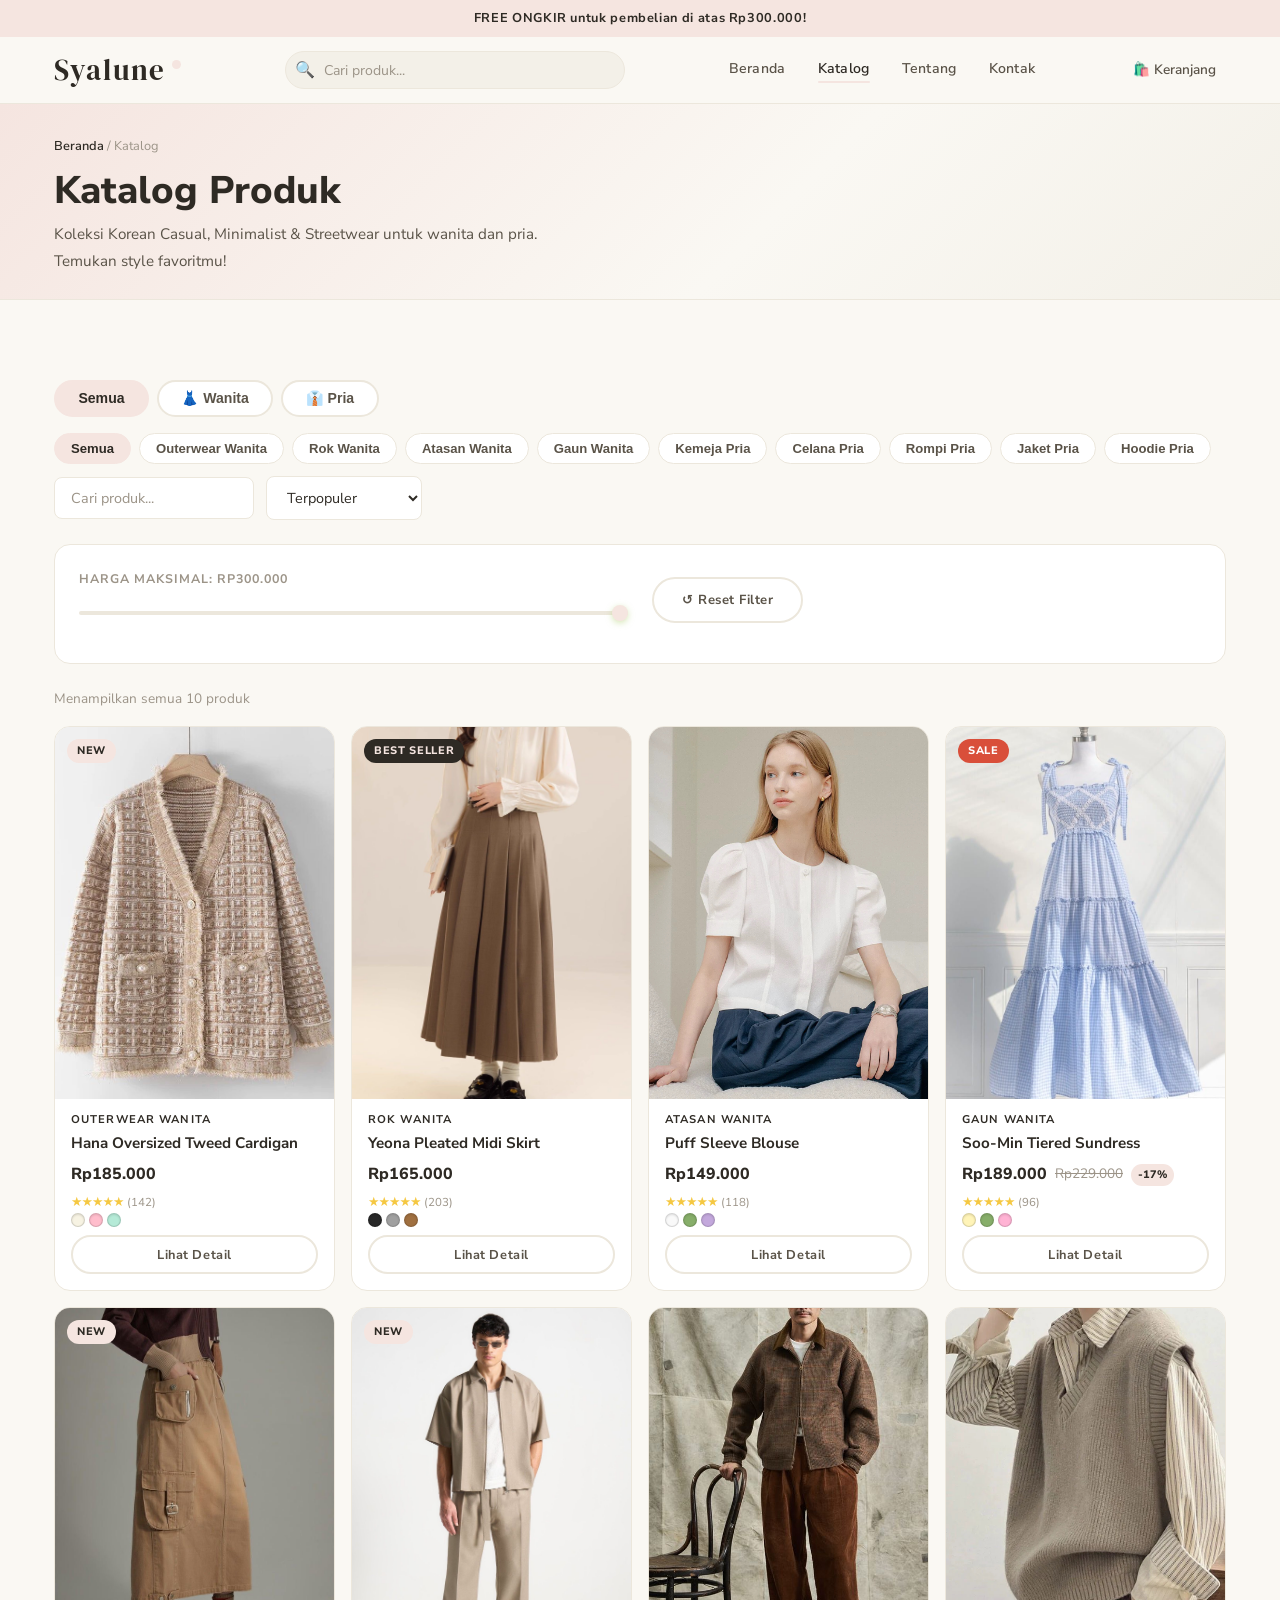
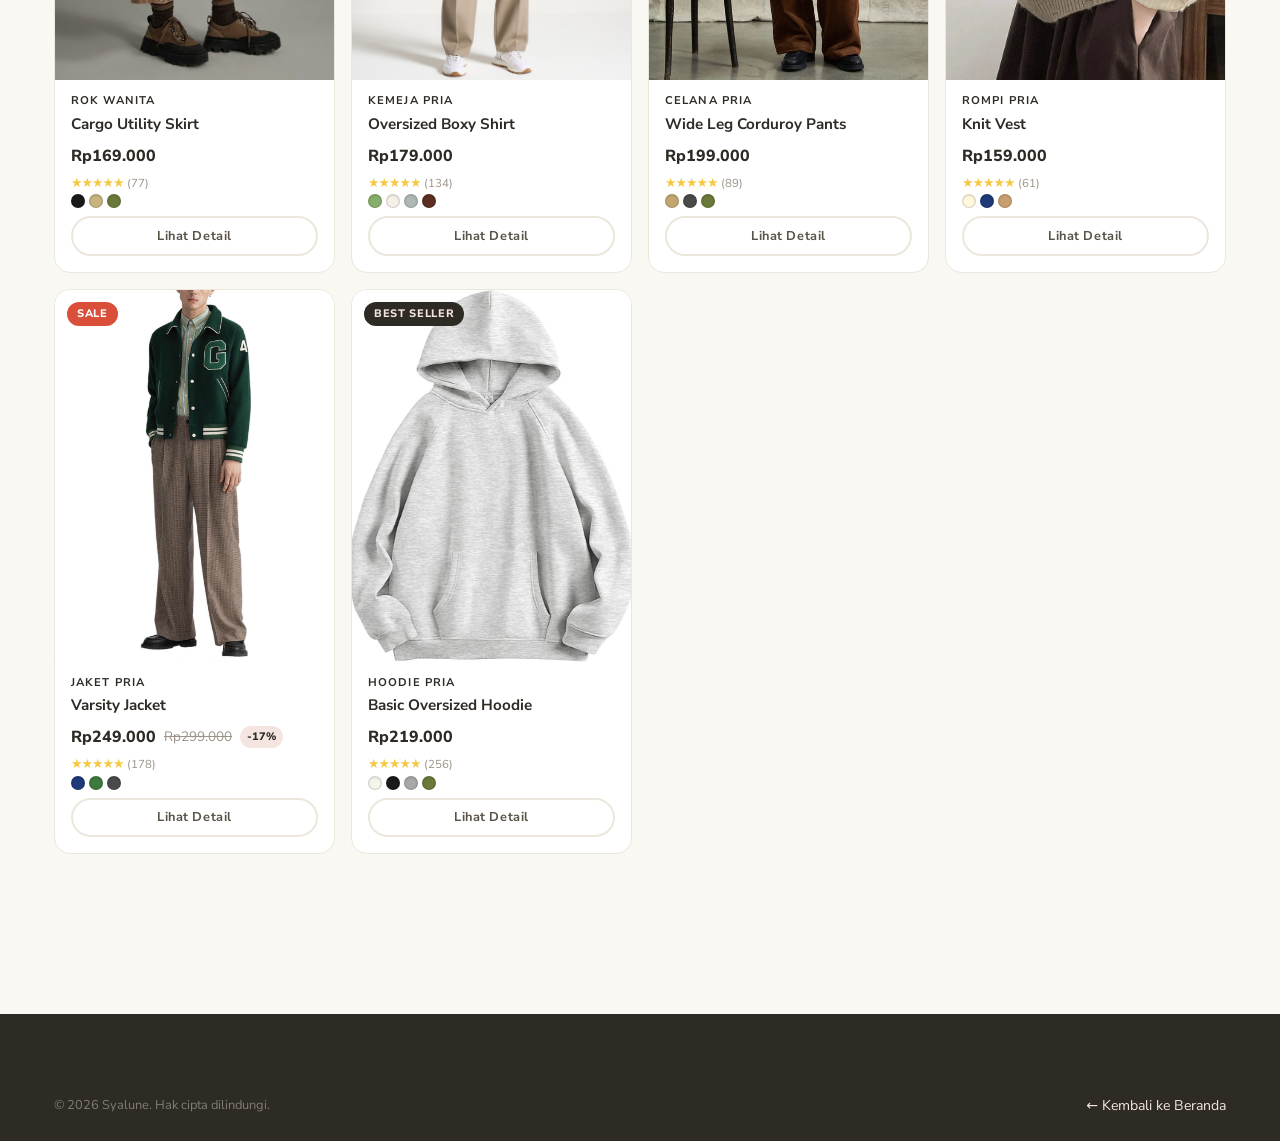
<file: catalog.html>
<!DOCTYPE html>
<html lang="id">
<head>
  <meta charset="UTF-8" />
  <meta name="viewport" content="width=device-width, initial-scale=1.0" />
  <title>Katalog — Syalune Fashion</title>
  <meta name="description" content="Katalog lengkap Syalune: Koleksi Wanita & Pria — Korean Casual, Minimalist, Streetwear. Filter kategori, harga, dan urutkan sesuai pilihanmu." />
  <link rel="preconnect" href="https://fonts.googleapis.com" />
  <link rel="preconnect" href="https://fonts.gstatic.com" crossorigin />
  <link href="https://fonts.googleapis.com/css2?family=DM+Serif+Display:ital@0;1&family=Nunito+Sans:wght@300;400;500;600;700;800&display=swap" rel="stylesheet" />
  <link rel="stylesheet" href="css/style.css" />
  <style>
    .gender-tabs { display:flex; gap:.5rem; margin-bottom:1rem; }
    .gender-tab { padding:.55rem 1.4rem; border-radius:999px; border:2px solid var(--cream-3); background:var(--white); font-size:.88rem; font-weight:700; cursor:pointer; transition:all .2s; color:var(--bark-2); }
    .gender-tab:hover { border-color:var(--lime); color:var(--lime-dark); }
    .gender-tab.active { background:var(--lime); border-color:var(--lime); color:var(--bark); }
  </style>
</head>
<body>

<header class="navbar">
  <div class="nav-top"> FREE ONGKIR untuk pembelian di atas Rp300.000!</div>
  <div class="container nav-inner">
    <a href="index.html" class="brand">Syalune<span class="brand-dot"></span></a>
    <div class="nav-search">
      <span class="search-icon">🔍</span>
      <input type="search" placeholder="Cari produk..." id="nav-search" />
    </div>
    <nav class="nav-links">
      <a href="index.html">Beranda</a>
      <a href="catalog.html" class="active">Katalog</a>
      <a href="business.html">Tentang</a>
      <a href="index.html#kontak">Kontak</a>
    </nav>
    <div class="nav-actions">
      <a href="cart.html" class="nav-icon-btn">🛍️ Keranjang <span class="cart-badge" style="display:none">0</span></a>
      <button class="nav-toggle" aria-label="Menu"><span></span><span></span><span></span></button>
    </div>
  </div>
</header>

<div class="page-header">
  <div class="container">
    <div class="breadcrumb"><a href="index.html">Beranda</a> / Katalog</div>
    <h1>Katalog Produk</h1>
    <p>Koleksi Korean Casual, Minimalist &amp; Streetwear untuk wanita dan pria. Temukan style favoritmu!</p>
  </div>
</div>

<section class="section">
  <div class="container">

    <!-- Gender tabs -->
    <div class="gender-tabs" id="gender-tabs">
      <button class="gender-tab active" data-gender="Semua">Semua</button>
      <button class="gender-tab" data-gender="Wanita">👗 Wanita</button>
      <button class="gender-tab" data-gender="Pria">👔 Pria</button>
    </div>

    <!-- Category chips -->
    <div class="toolbar">
      <div class="chips-row" id="chip-row"></div>
      <div class="toolbar-right">
        <input type="search" id="search" class="input" placeholder="Cari produk..." style="width:200px" />
        <select id="sort" class="select">
          <option value="featured">Terpopuler</option>
          <option value="price-asc">Harga ↑</option>
          <option value="price-desc">Harga ↓</option>
          <option value="name">Nama A–Z</option>
          <option value="rating">Rating Tertinggi</option>
        </select>
      </div>
    </div>

    <!-- Filter -->
    <div class="filter-card" style="display:grid;grid-template-columns:1fr 1fr;gap:1.5rem">
      <div class="field">
        <label for="price">Harga maksimal: <span id="price-label">Rp300.000</span></label>
        <input type="range" id="price" min="100000" max="300000" step="5000" value="300000" />
      </div>
      <div class="field" style="display:flex;align-items:flex-end">
        <button class="btn btn-ghost" id="reset-btn" style="height:fit-content">↺ Reset Filter</button>
      </div>
    </div>

    <div class="catalog-meta">
      <span id="result-count"></span>
    </div>

    <div class="product-grid" id="catalog-grid" style="grid-template-columns:repeat(4,1fr)"></div>
    <div class="empty-state" id="empty" style="display:none">
      <div class="empty-icon">🔍</div>
      <h3>Tidak ada produk ditemukan</h3>
      <p>Coba ubah kata kunci, kategori, gender, atau rentang harga.</p>
    </div>

  </div>
</section>

<!-- Modal detail -->
<div class="modal" id="modal" aria-hidden="true">
  <div class="modal-card">
    <button class="modal-close" id="modal-close" aria-label="Tutup">✕</button>
    <div class="modal-grid" id="modal-body"></div>
  </div>
</div>

<footer class="footer">
  <div class="container">
    <div class="footer-bottom" style="border-top:none;padding-top:0">
      <span>© <span id="year"></span> Syalune. Hak cipta dilindungi.</span>
      <span><a href="index.html" style="color:var(--lime)">← Kembali ke Beranda</a></span>
    </div>
  </div>
</footer>

<script src="js/products.js"></script>
<script src="js/cart.js"></script>
<script>
document.getElementById("year").textContent = new Date().getFullYear();
const MAX_P = 300000;

function updateCartBadge() {
  const c = Cart.count();
  document.querySelectorAll(".cart-badge").forEach(b => { b.textContent = c; b.style.display = c > 0 ? "inline-flex" : "none"; });
}
let _toast;
function showToast(msg) {
  let t = document.querySelector(".toast");
  if (!t) { t = document.createElement("div"); t.className = "toast"; document.body.appendChild(t); }
  t.textContent = msg; void t.offsetWidth; t.classList.add("show");
  clearTimeout(_toast); _toast = setTimeout(() => t.classList.remove("show"), 2800);
}
const tog = document.querySelector(".nav-toggle"), nls = document.querySelector(".nav-links");
if (tog && nls) tog.addEventListener("click", () => nls.classList.toggle("open"));

/* ─── State ─── */
const params = new URLSearchParams(location.search);
const state = {
  search: (params.get("q") || "").toLowerCase(),
  gender: params.get("gender") || "Semua",
  category: "Semua",
  maxPrice: MAX_P,
  sort: "featured"
};

/* Pre-fill UI from URL params */
const searchEl = document.getElementById("search");
const navSearch = document.getElementById("nav-search");
if (state.search) { searchEl.value = params.get("q"); navSearch.value = params.get("q"); }
if (state.gender !== "Semua") {
  document.querySelectorAll(".gender-tab").forEach(t => t.classList.toggle("active", t.dataset.gender === state.gender));
}

/* ─── Build category chips by gender ─── */
function buildChips() {
  const chipRow = document.getElementById("chip-row");
  const cats = state.gender === "Semua"
    ? ["Semua", ...new Set(PRODUCTS.map(p => p.category))]
    : ["Semua", ...new Set(PRODUCTS.filter(p => p.gender === state.gender).map(p => p.category))];
  chipRow.innerHTML = cats.map(c => `<button class="chip${c === state.category ? " active" : ""}" data-cat="${c}">${c}</button>`).join("");
  chipRow.addEventListener("click", e => {
    const ch = e.target.closest(".chip"); if (!ch) return;
    chipRow.querySelectorAll(".chip").forEach(c => c.classList.toggle("active", c === ch));
    state.category = ch.dataset.cat; apply();
  });
}

/* ─── Gender tabs ─── */
document.getElementById("gender-tabs").addEventListener("click", e => {
  const btn = e.target.closest(".gender-tab"); if (!btn) return;
  document.querySelectorAll(".gender-tab").forEach(b => b.classList.toggle("active", b === btn));
  state.gender = btn.dataset.gender;
  state.category = "Semua";
  buildChips();
  apply();
});

/* ─── Other controls ─── */
const priceEl = document.getElementById("price");
const priceLabel = document.getElementById("price-label");
const sortEl = document.getElementById("sort");
const resetBtn = document.getElementById("reset-btn");
priceEl.addEventListener("input", e => { state.maxPrice = +e.target.value; priceLabel.textContent = formatRupiah(state.maxPrice); apply(); });
sortEl.addEventListener("change", e => { state.sort = e.target.value; apply(); });
searchEl.addEventListener("input", e => { state.search = e.target.value.toLowerCase(); apply(); });
navSearch.addEventListener("input", e => { state.search = e.target.value.toLowerCase(); searchEl.value = e.target.value; apply(); });
resetBtn.addEventListener("click", () => {
  Object.assign(state, { search: "", gender: "Semua", category: "Semua", maxPrice: MAX_P, sort: "featured" });
  searchEl.value = ""; navSearch.value = "";
  priceEl.value = MAX_P; priceLabel.textContent = formatRupiah(MAX_P); sortEl.value = "featured";
  document.querySelectorAll(".gender-tab").forEach(b => b.classList.toggle("active", b.dataset.gender === "Semua"));
  buildChips(); apply();
});

/* ─── Apply filters ─── */
function apply() {
  let list = PRODUCTS.filter(p => {
    const matchGender   = state.gender === "Semua" || p.gender === state.gender;
    const matchCat      = state.category === "Semua" || p.category === state.category;
    const matchPrice    = p.price <= state.maxPrice;
    const q = state.search;
    const matchSearch   = !q || p.name.toLowerCase().includes(q) || p.category.toLowerCase().includes(q) || p.short.toLowerCase().includes(q) || p.gender.toLowerCase().includes(q);
    return matchGender && matchCat && matchPrice && matchSearch;
  });
  if (state.sort === "price-asc") list.sort((a, b) => a.price - b.price);
  else if (state.sort === "price-desc") list.sort((a, b) => b.price - a.price);
  else if (state.sort === "name") list.sort((a, b) => a.name.localeCompare(b.name, "id"));
  else if (state.sort === "rating") list.sort((a, b) => b.rating - a.rating);
  render(list);
}

function imgPath(image) { return image.replace("../images/", "images/"); }

/* ─── Render ─── */
function render(list) {
  const grid  = document.getElementById("catalog-grid");
  const empty = document.getElementById("empty");
  const count = document.getElementById("result-count");
  count.textContent = list.length === PRODUCTS.length
    ? `Menampilkan semua ${PRODUCTS.length} produk`
    : `Menampilkan ${list.length} dari ${PRODUCTS.length} produk`;
  if (!list.length) { grid.innerHTML = ""; empty.style.display = "block"; return; }
  empty.style.display = "none";
  const tagMap = { SALE: "tag-sale", NEW: "tag-new", BEST: "tag-best" };
  grid.innerHTML = list.map(p => {
    const d = p.oldPrice ? Math.round((1 - p.price / p.oldPrice) * 100) : 0;
    return `
    <article class="product-card">
      <div class="product-thumb">
        ${p.badge ? `<span class="product-tag ${tagMap[p.badge] || "tag-new"}">${p.badge === "BEST" ? "BEST SELLER" : p.badge}</span>` : ""}
        <img src="${imgPath(p.image)}" alt="${p.name}" loading="lazy" />
        <button class="wish-btn" data-wish="${p.id}">🤍</button>
        <div class="product-card-actions">
          <button class="btn btn-primary btn-sm btn-block" data-add="${p.id}">+ Keranjang</button>
        </div>
      </div>
      <div class="product-body">
        <span class="product-cat">${p.category.toUpperCase()}</span>
        <div class="product-name">${p.name}</div>
        <div class="product-price">
          <span class="price-now">${formatRupiah(p.price)}</span>
          ${p.oldPrice ? `<span class="price-old">${formatRupiah(p.oldPrice)}</span><span class="price-disc">-${d}%</span>` : ""}
        </div>
        <div class="product-rating">
          <span class="stars">${"★".repeat(Math.round(p.rating))}</span>
          <span class="rating-count">(${p.reviews})</span>
        </div>
        ${colorDotsHTML(p.colors, 4)}
        <button class="btn btn-ghost btn-sm" data-detail="${p.id}" style="margin-top:.5rem;width:100%">Lihat Detail</button>
      </div>
    </article>`;
  }).join("");
}

/* ─── Grid click events ─── */
document.getElementById("catalog-grid").addEventListener("click", e => {
  const add  = e.target.closest("[data-add]");
  const wish = e.target.closest("[data-wish]");
  const det  = e.target.closest("[data-detail]");
  if (add)  { openModal(add.dataset.add); }
  if (wish) { wish.textContent = wish.textContent === "🤍" ? "❤️" : "🤍"; showToast("Ditambahkan ke wishlist 💚"); }
  if (det)  { openModal(det.dataset.detail); }
});


/* ─── Init ─── */
document.addEventListener("DOMContentLoaded", () => { updateCartBadge(); buildChips(); apply(); });
document.addEventListener("cart:change", updateCartBadge);
</script>
</body>
</html>
</file>
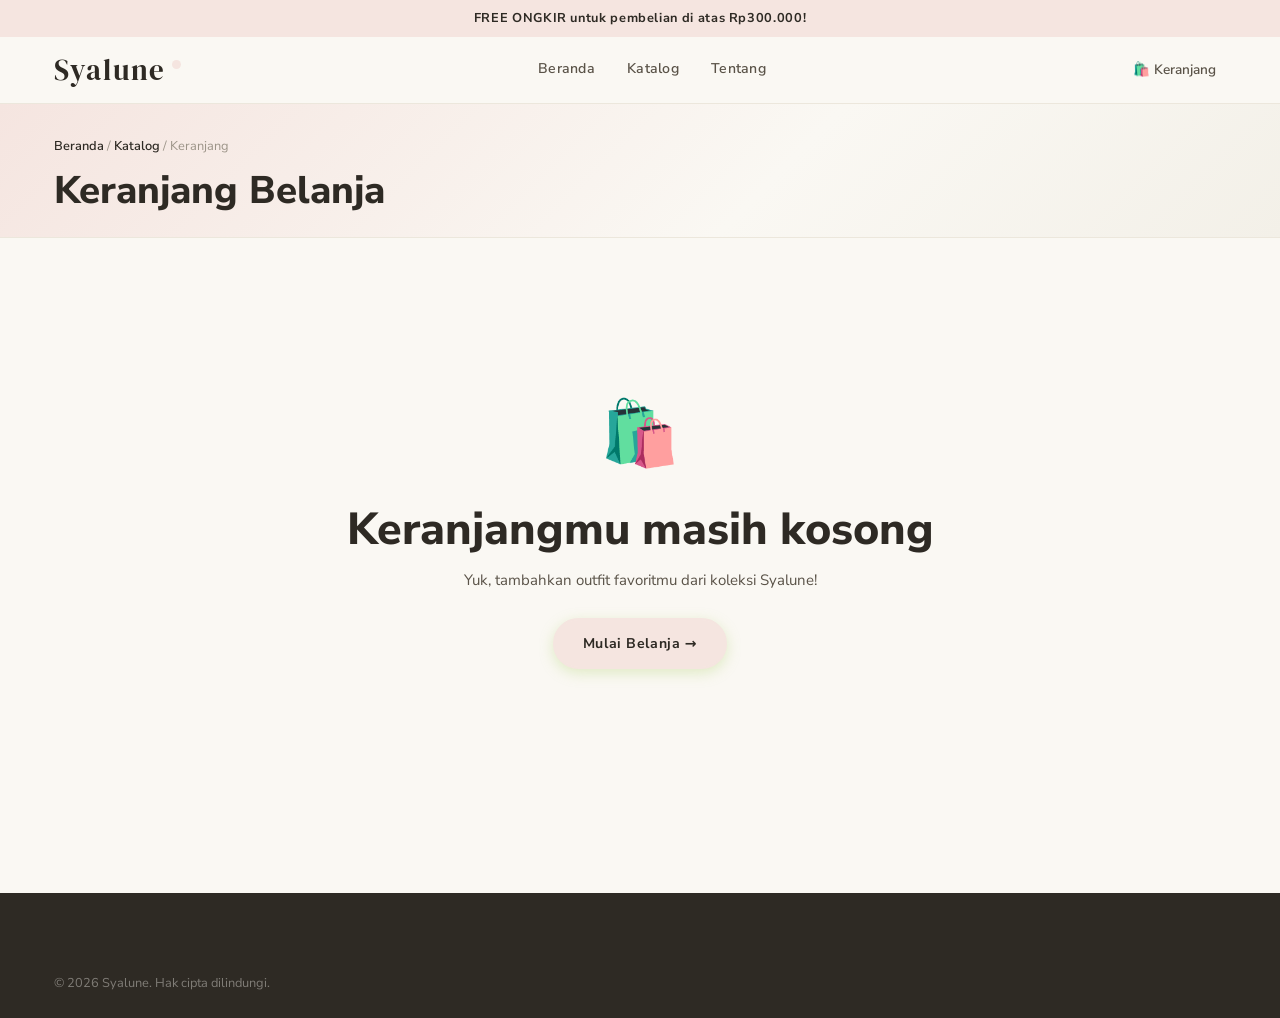
<file: checkout.html>
<!DOCTYPE html>
<html lang="id">
<head>
  <meta charset="UTF-8" />
  <meta name="viewport" content="width=device-width, initial-scale=1.0" />
  <title>Checkout — Syalune</title>
  <meta name="description" content="Checkout Syalune — isi data pengiriman dan pilih metode pembayaran." />
  <link rel="preconnect" href="https://fonts.googleapis.com" />
  <link rel="preconnect" href="https://fonts.gstatic.com" crossorigin />
  <link href="https://fonts.googleapis.com/css2?family=DM+Serif+Display:ital@0;1&family=Nunito+Sans:wght@300;400;500;600;700;800&display=swap" rel="stylesheet" />
  <link rel="stylesheet" href="css/style.css" />
</head>
<body>

<header class="navbar">
  <div class="nav-top">🔒 Checkout Aman — Semua transaksi terenkripsi SSL</div>
  <div class="container nav-inner">
    <a href="index.html" class="brand">Syalune<span class="brand-dot"></span></a>
    <nav class="nav-links">
      <a href="index.html">Beranda</a>
      <a href="catalog.html">Katalog</a>
    </nav>
    <div class="nav-actions">
      <a href="cart.html" class="nav-icon-btn">← Kembali ke Keranjang</a>
    </div>
  </div>
</header>

<div class="page-header">
  <div class="container">
    <div class="breadcrumb"><a href="index.html">Beranda</a> / <a href="cart.html">Keranjang</a> / Checkout</div>
    <h1>Checkout</h1>
    <p>Lengkapi data pengiriman dan pilih metode pembayaran.</p>
  </div>
</div>

<section class="section">
  <div class="container">
    <div class="checkout-layout" id="checkout-layout">
      <!-- Form -->
      <div>
        <!-- Data Penerima -->
        <div class="form-card">
          <h3>📦 Data Pengiriman</h3>
          <form id="checkout-form" novalidate>
            <div class="form-grid">
              <div class="form-group">
                <label for="fname">Nama Depan *</label>
                <input class="input" type="text" id="fname" placeholder="Nama depan" required />
                <span class="error-msg" id="err-fname"></span>
              </div>
              <div class="form-group">
                <label for="lname">Nama Belakang *</label>
                <input class="input" type="text" id="lname" placeholder="Nama belakang" required />
                <span class="error-msg" id="err-lname"></span>
              </div>
              <div class="form-group full">
                <label for="email">Email *</label>
                <input class="input" type="email" id="email" placeholder="email@kamu.com" required />
                <span class="error-msg" id="err-email"></span>
              </div>
              <div class="form-group full">
                <label for="phone">No. Telepon / WhatsApp *</label>
                <input class="input" type="tel" id="phone" placeholder="08xxxxxxxxxx" required />
                <span class="error-msg" id="err-phone"></span>
              </div>
              <div class="form-group full">
                <label for="address">Alamat Lengkap *</label>
                <textarea class="input" id="address" rows="3" placeholder="Jalan, RT/RW, No. Rumah..." required></textarea>
                <span class="error-msg" id="err-address"></span>
              </div>
              <div class="form-group">
                <label for="city">Kota / Kabupaten *</label>
                <input class="input" type="text" id="city" placeholder="Jakarta Selatan" required />
                <span class="error-msg" id="err-city"></span>
              </div>
              <div class="form-group">
                <label for="zip">Kode Pos *</label>
                <input class="input" type="text" id="zip" placeholder="12345" required maxlength="5" />
                <span class="error-msg" id="err-zip"></span>
              </div>
              <div class="form-group">
                <label for="province">Provinsi *</label>
                <select class="select" id="province" required>
                  <option value="">-- Pilih Provinsi --</option>
                  <option>DKI Jakarta</option><option>Jawa Barat</option><option>Jawa Tengah</option>
                  <option>Jawa Timur</option><option>Banten</option><option>Bali</option>
                  <option>Sumatera Utara</option><option>Sulawesi Selatan</option><option>Kalimantan Timur</option>
                  <option>Papua</option><option>Lainnya</option>
                </select>
                <span class="error-msg" id="err-province"></span>
              </div>
              <div class="form-group">
                <label for="courier">Kurir Pengiriman *</label>
                <select class="select" id="courier" required>
                  <option value="">-- Pilih Kurir --</option>
                  <option>JNE REG (2–3 hari)</option>
                  <option>JNE YES (1–2 hari)</option>
                  <option>J&T Express (2–3 hari)</option>
                  <option>SiCepat REG (2–4 hari)</option>
                  <option>Anteraja (1–3 hari)</option>
                </select>
                <span class="error-msg" id="err-courier"></span>
              </div>
              <div class="form-group full">
                <label for="notes">Catatan (opsional)</label>
                <textarea class="input" id="notes" rows="2" placeholder="Instruksi khusus untuk kurir, warna/ukuran pilihan, dll..."></textarea>
              </div>
            </div>
          </form>
        </div>

        <!-- Pembayaran -->
        <div class="form-card">
          <h3>💳 Metode Pembayaran</h3>
          <div class="pay-methods" id="pay-methods">
            <label class="pay-option selected">
              <input type="radio" name="pay" value="transfer" checked />
              <span>🏦</span>
              <div><div class="pay-name">Transfer Bank</div><div class="pay-desc">BCA · Mandiri · BNI · BRI</div></div>
            </label>
            <label class="pay-option">
              <input type="radio" name="pay" value="gopay" />
              <span>💚</span>
              <div><div class="pay-name">GoPay</div><div class="pay-desc">Dompet digital Gojek</div></div>
            </label>
            <label class="pay-option">
              <input type="radio" name="pay" value="ovo" />
              <span>💜</span>
              <div><div class="pay-name">OVO</div><div class="pay-desc">Dompet digital OVO</div></div>
            </label>
            <label class="pay-option">
              <input type="radio" name="pay" value="qris" />
              <span>📱</span>
              <div><div class="pay-name">QRIS</div><div class="pay-desc">Scan QR dari semua bank &amp; e-wallet</div></div>
            </label>
            <label class="pay-option">
              <input type="radio" name="pay" value="cod" />
              <span>💵</span>
              <div><div class="pay-name">COD (Bayar di Tempat)</div><div class="pay-desc">Tersedia untuk area tertentu</div></div>
            </label>
          </div>
        </div>
      </div>

      <!-- Summary -->
      <div>
        <div class="summary">
          <h3>Ringkasan Pesanan</h3>
          <div id="order-items" style="border-bottom:1px solid var(--cream-3);padding-bottom:.75rem;margin-bottom:.75rem"></div>
          <div class="summary-row"><span>Subtotal</span><span id="co-sub"></span></div>
          <div class="summary-row"><span>Ongkir</span><span id="co-ship">Gratis ✅</span></div>
          <div class="summary-row total"><span>Total</span><span id="co-total"></span></div>
          <button class="btn btn-primary btn-block" id="pay-btn" style="margin-top:1.25rem">Bayar Sekarang 🔒</button>
          <div style="text-align:center;font-size:.72rem;color:var(--muted);margin-top:.75rem">🔒 Transaksi aman · SSL Encrypted</div>
        </div>
      </div>
    </div>
  </div>
</section>

<!-- Payment overlay -->
<div class="pay-overlay" id="pay-overlay">
  <div class="pay-box" id="pay-box">
    <div class="spinner" id="spinner"></div>
    <div id="pay-icon" style="display:none" class="success-icon">✓</div>
    <h3 id="pay-title" style="font-family:var(--sans);font-weight:800;margin-bottom:.5rem">Memproses Pembayaran...</h3>
    <p id="pay-msg" style="color:var(--bark-2);font-size:.9rem">Harap tunggu, sedang memverifikasi pembayaranmu.</p>
    <div id="order-id-box" style="display:none">
      <p class="order-id" id="order-id"></p>
      <p style="font-size:.82rem;color:var(--muted)">Simpan nomor pesanan ini sebagai bukti.</p>
      <a href="index.html" class="btn btn-primary" style="margin-top:1.25rem">Kembali ke Beranda</a>
    </div>
  </div>
</div>

<footer class="footer"><div class="container"><div class="footer-bottom" style="border-top:none;padding-top:0"><span>© <span id="year"></span> Syalune</span></div></div></footer>

<script src="js/products.js"></script>
<script src="js/cart.js"></script>
<script>
document.getElementById("year").textContent = new Date().getFullYear();
/* NOTE: CART_KEY already defined in cart.js — do NOT redeclare here */

function imgPath(img) { return img.replace("../images/","images/"); }

/* ── Render order summary sidebar ── */
function renderOrderSummary() {
  const items = Cart.all();
  if (!items.length) { window.location.href = "cart.html"; return; }
  let sub = 0;
  document.getElementById("order-items").innerHTML = items.map(it => {
    const p = getProductById(it.id); if (!p) return "";
    sub += p.price * it.qty;
    return `<div style="display:flex;gap:.75rem;align-items:center;padding:.5rem 0;border-bottom:1px solid var(--cream-3)">
      <img src="${imgPath(p.image)}" style="width:52px;height:60px;object-fit:cover;border-radius:var(--r);flex-shrink:0" />
      <div style="flex:1;min-width:0">
        <div style="font-size:.85rem;font-weight:700;color:var(--bark);line-height:1.3">${p.name}</div>
        <div style="font-size:.75rem;color:var(--muted);margin-top:2px">${p.category} · ×${it.qty}</div>
        <div style="font-size:.75rem;color:var(--muted);margin-top:2px">Ukuran: <strong>${it.size || "-"}</strong> · Warna: <strong>${it.color || "-"}</strong></div>
      </div>
      <div style="font-size:.9rem;font-weight:800;color:var(--bark);white-space:nowrap">${formatRupiah(p.price * it.qty)}</div>
    </div>`;
  }).join("");
  const ship = sub >= 300000 ? 0 : 15000;
  document.getElementById("co-sub").textContent   = formatRupiah(sub);
  document.getElementById("co-ship").textContent  = ship === 0 ? "Gratis ✅" : formatRupiah(ship);
  document.getElementById("co-total").textContent = formatRupiah(sub + ship);
}

/* ── Payment method toggle ── */
document.getElementById("pay-methods").addEventListener("change", e => {
  if (e.target.type !== "radio") return;
  document.querySelectorAll(".pay-option").forEach(o =>
    o.classList.toggle("selected", o.querySelector("input") === e.target)
  );
});

/* ── Form validation ── */
const vd = {
  fname:    v => v.trim().length >= 2,
  lname:    v => v.trim().length >= 2,
  email:    v => /^[^\s@]+@[^\s@]+\.[^\s@]+$/.test(v),
  phone:    v => /^(08|\+628)\d{7,11}$/.test(v.replace(/\s/g,"")),
  address:  v => v.trim().length >= 10,
  city:     v => v.trim().length >= 2,
  zip:      v => /^\d{5}$/.test(v),
  province: v => v !== "",
  courier:  v => v !== "",
};
const msgs = {
  fname:    "Nama depan minimal 2 karakter.",
  lname:    "Nama belakang minimal 2 karakter.",
  email:    "Format email tidak valid.",
  phone:    "Nomor HP tidak valid (08xx...).",
  address:  "Alamat minimal 10 karakter.",
  city:     "Kota tidak boleh kosong.",
  zip:      "Kode pos harus 5 digit angka.",
  province: "Pilih provinsi terlebih dahulu.",
  courier:  "Pilih kurir pengiriman.",
};

function validateAll() {
  let ok = true;
  Object.keys(vd).forEach(id => {
    const el  = document.getElementById(id);
    const err = document.getElementById("err-" + id);
    if (!el) return;
    const pass = vd[id](el.value);
    el.classList.toggle("invalid", !pass);
    if (err) err.textContent = pass ? "" : msgs[id];
    if (!pass) ok = false;
  });
  return ok;
}

document.getElementById("pay-btn").addEventListener("click", () => {
  if (!validateAll()) {
    document.querySelector(".input.invalid")?.scrollIntoView({ behavior: "smooth", block: "center" });
    return;
  }
  document.getElementById("pay-overlay").classList.add("open");
  setTimeout(() => {
    document.getElementById("spinner").style.display   = "none";
    document.getElementById("pay-icon").style.display  = "flex";
    document.getElementById("pay-title").textContent   = "Pembayaran Berhasil! 🎉";
    document.getElementById("pay-msg").textContent     = "Terima kasih! Pesananmu sedang diproses dan akan segera dikirim.";
    const oid = "SYL-" + Date.now().toString(36).toUpperCase();
    document.getElementById("order-id").textContent    = oid;
    document.getElementById("order-id-box").style.display = "block";
    Cart.clear();
    if (typeof gtag === "function") gtag("event", "purchase", { transaction_id: oid });
  }, 2200);
});

/* ── Init ── */
document.addEventListener("DOMContentLoaded", renderOrderSummary);
</script>
</body>
</html>
</file>
<file: css/style.css>
/* ===========================================================
   SYALUNE — Design System v4
   Inspirasi   : kremlinclothing.com (clean modern e-commerce)
   Tema        : Cream-Hijau Lime · Korean Casual · Minimalist
   Aksen utama : #AFD06E (lime-sage)
   Font        : DM Serif Display (heading) + Nunito Sans (body)
   =========================================================== */

/* ── 1. Fonts ── */
@import url('https://fonts.googleapis.com/css2?family=DM+Serif+Display:ital@0;1&family=Nunito+Sans:wght@300;400;500;600;700;800&display=swap');

/* ── 2. Tokens ── */
:root {
  /* Brand colours */
  --lime:        #F5E5E0;          /* utama */
  --lime-dark:   #2e2a24;
  --lime-light:  #d8edac;
  --lime-faint:  #F5E5E0;
  --cream:       #faf8f3;          /* bg utama */
  --cream-2:     #f3f0e8;          /* bg section alt */
  --cream-3:     #ece7dc;          /* border / divider */
  --bark:        #2e2a24;          /* teks utama */
  --bark-2:      #5a5348;          /* teks sub */
  --muted:       #9c9488;          /* placeholder */
  --white:       #ffffff;
  --danger:      #d94f3a;
  --success:     #3d9a6a;

  /* Typography */
  --serif:  "DM Serif Display", Georgia, serif;
  --sans:   "Nunito Sans", "Segoe UI", system-ui, sans-serif;

  /* Spacing */
  --sp1:.25rem; --sp2:.5rem; --sp3:.75rem;
  --sp4:1rem;   --sp5:1.5rem; --sp6:2rem;
  --sp7:3rem;   --sp8:5rem;

  /* Sizing */
  --r:8px;   --r-sm:4px; --r-lg:16px; --r-pill:999px;
  --nav-h:66px;
  --container:1220px;

  /* Shadows */
  --sh-xs: 0 1px 3px rgba(46,42,36,.07);
  --sh-sm: 0 2px 8px rgba(46,42,36,.09);
  --sh-md: 0 6px 24px rgba(46,42,36,.11);
  --sh-lg: 0 16px 48px rgba(46,42,36,.13);

  --t:.22s ease;
}

/* ── 3. Reset ── */
*,*::before,*::after{box-sizing:border-box;margin:0;padding:0}
html{scroll-behavior:smooth;scrollbar-width:thin;scrollbar-color:var(--lime-dark) var(--cream-2)}
::-webkit-scrollbar{width:5px}
::-webkit-scrollbar-track{background:var(--cream-2)}
::-webkit-scrollbar-thumb{background:var(--lime-dark);border-radius:3px}
body{font-family:var(--sans);background:var(--cream);color:var(--bark);font-size:15px;line-height:1.65;-webkit-font-smoothing:antialiased;overflow-x:hidden}
img{max-width:100%;display:block}
a{color:inherit;text-decoration:none}
ul{list-style:none}
h1,h2,h3{font-family:var(--serif);font-weight:400;line-height:1.15;color:var(--bark)}
h1{font-size:clamp(2.4rem,5vw,3.8rem)}
h2{font-size:clamp(1.8rem,3.5vw,2.8rem)}
h3{font-size:1.3rem}
h4{font-family:var(--sans);font-weight:700;font-size:1rem;color:var(--bark)}
p{color:var(--bark-2);line-height:1.75}

/* ── 4. Layout ── */
.container{width:100%;max-width:var(--container);margin:0 auto;padding:0 var(--sp5)}
.section{padding:var(--sp8) 0}
.section-sm{padding:var(--sp6) 0}

/* ── 5. Buttons ── */
.btn{display:inline-flex;align-items:center;justify-content:center;gap:var(--sp2);font-family:var(--sans);font-weight:700;font-size:.88rem;letter-spacing:.04em;padding:.75rem 1.75rem;border-radius:var(--r-pill);border:2px solid transparent;cursor:pointer;transition:var(--t);background:none;white-space:nowrap}
.btn-primary{background:var(--lime);color:var(--bark);border-color:var(--lime);box-shadow:0 4px 14px rgba(175,208,110,.35)}
.btn-primary:hover{background:var(--lime-dark);color:var(--white);border-color:var(--lime-dark);transform:translateY(-2px);box-shadow:0 6px 20px rgba(143,184,78,.45)}
.btn-outline{background:transparent;color:var(--bark);border-color:var(--bark)}
.btn-outline:hover{background:var(--bark);color:var(--cream)}
.btn-ghost{background:transparent;color:var(--bark-2);border-color:var(--cream-3);font-size:.82rem}
.btn-ghost:hover{border-color:var(--lime);color:var(--lime-dark);background:var(--lime-faint)}
.btn-white{background:var(--white);color:var(--bark);border-color:var(--white);box-shadow:var(--sh-sm)}
.btn-white:hover{background:var(--lime-faint);border-color:var(--lime)}
.btn-block{width:100%}
.btn:disabled{opacity:.5;cursor:not-allowed;transform:none!important;box-shadow:none!important}
.btn-sm{padding:.55rem 1.2rem;font-size:.8rem}
.btn-icon{width:40px;height:40px;padding:0;border-radius:50%}

/* ── 6. Navbar ── */
.navbar{position:sticky;top:0;z-index:100;background:rgba(250,248,243,.95);backdrop-filter:blur(12px);border-bottom:1px solid var(--cream-3)}
.nav-top{background:var(--lime);padding:8px var(--sp5);text-align:center;font-size:.8rem;font-weight:700;color:var(--bark);letter-spacing:.05em}
.nav-inner{height:var(--nav-h);display:flex;align-items:center;justify-content:space-between;gap:var(--sp5)}
.brand{font-family:var(--serif);font-size:1.8rem;letter-spacing:.06em;color:var(--bark);line-height:1;display:flex;align-items:center;gap:6px}
.brand-dot{width:9px;height:9px;background:var(--lime);border-radius:50%;display:inline-block;margin-bottom:12px}
.nav-links{display:flex;align-items:center;gap:var(--sp6)}
.nav-links a{font-size:.88rem;font-weight:600;color:var(--bark-2);letter-spacing:.02em;position:relative;padding-bottom:3px;transition:color var(--t)}
.nav-links a::after{content:"";position:absolute;bottom:0;left:0;right:0;height:2px;background:var(--lime);border-radius:2px;transform:scaleX(0);transition:transform var(--t)}
.nav-links a:hover,.nav-links a.active{color:var(--bark)}
.nav-links a:hover::after,.nav-links a.active::after{transform:scaleX(1)}
.nav-search{flex:1;max-width:340px;position:relative;margin:0 var(--sp4)}
.nav-search input{width:100%;padding:.55rem 1rem .55rem 2.4rem;border:1.5px solid var(--cream-3);border-radius:var(--r-pill);background:var(--cream-2);font-family:var(--sans);font-size:.88rem;color:var(--bark);transition:border-color var(--t)}
.nav-search input:focus{outline:none;border-color:var(--lime);background:var(--white)}
.nav-search input::placeholder{color:var(--muted)}
.nav-search .search-icon{position:absolute;left:10px;top:50%;transform:translateY(-50%);color:var(--muted);font-size:1rem}
.nav-actions{display:flex;align-items:center;gap:var(--sp3)}
.nav-icon-btn{display:flex;align-items:center;gap:6px;font-size:.85rem;font-weight:600;color:var(--bark-2);padding:6px 10px;border-radius:var(--r);transition:var(--t);background:none;border:none;cursor:pointer;position:relative}
.nav-icon-btn:hover{color:var(--bark);background:var(--cream-2)}
.cart-badge{background:var(--lime);color:var(--bark);font-size:.62rem;font-weight:800;min-width:18px;height:18px;padding:0 4px;border-radius:999px;display:inline-flex;align-items:center;justify-content:center;box-shadow:0 2px 6px rgba(175,208,110,.5)}
.nav-toggle{display:none;flex-direction:column;gap:5px;background:none;border:none;cursor:pointer;padding:6px}
.nav-toggle span{width:22px;height:1.5px;background:var(--bark);display:block;transition:var(--t)}

/* ── 7. Hero (Kremlin-style: full-width, big text, layered) ── */
.hero{position:relative;overflow:hidden;background:var(--cream)}
.hero-swiper{display:flex;position:relative}
.hero-slide{display:grid;grid-template-columns:1fr 1fr;min-height:calc(100vh - var(--nav-h) - 36px);max-height:680px;width:100%}

.hero-content{display:flex;flex-direction:column;justify-content:center;padding:var(--sp7) var(--sp7) var(--sp7) var(--sp8);background:var(--cream);position:relative;z-index:1}
.hero-eyebrow{display:inline-flex;align-items:center;gap:var(--sp2);background:var(--lime-faint);border:1px solid var(--lime-light);color:var(--lime-dark);font-size:.75rem;font-weight:800;letter-spacing:.14em;text-transform:uppercase;padding:5px 14px;border-radius:var(--r-pill);width:fit-content;margin-bottom:var(--sp4)}
.hero-eyebrow::before{content:"✦";font-size:.6rem}
.hero-content h1{font-size:clamp(2.4rem,4.5vw,4rem);margin-bottom:var(--sp4);line-height:1.1;color:var(--bark)}
.hero-content h1 em{font-style:italic;color:var(--lime-dark)}
.hero-content p{font-size:1rem;color:var(--bark-2);max-width:440px;margin-bottom:var(--sp5);line-height:1.7}
.hero-cta{display:flex;gap:var(--sp3);flex-wrap:wrap;align-items:center}
.hero-trust{display:flex;gap:var(--sp5);margin-top:var(--sp6);padding-top:var(--sp5);border-top:1px solid var(--cream-3)}
.hero-trust-item{font-size:.8rem;color:var(--muted);font-weight:600}
.hero-trust-item strong{display:block;font-size:1.1rem;color:var(--bark)}

.hero-visual{position:relative;overflow:hidden;background:var(--lime-faint)}
.hero-visual img{width:100%;height:100%;object-fit:cover;object-position:top center}
.hero-visual::before{content:"";position:absolute;top:0;left:0;bottom:0;width:80px;background:linear-gradient(90deg,var(--cream),transparent);z-index:2}

/* Floating promo badge */
.hero-promo{position:absolute;bottom:var(--sp5);right:var(--sp5);background:var(--white);border:1px solid var(--cream-3);border-radius:var(--r-lg);padding:var(--sp3) var(--sp4);box-shadow:var(--sh-md);z-index:3;min-width:160px;text-align:center}
.hero-promo .promo-pct{font-family:var(--serif);font-size:2.4rem;color:var(--lime-dark);line-height:1}
.hero-promo p{font-size:.78rem;color:var(--bark-2);margin-top:2px}

/* Dot nav */
.hero-dots{position:absolute;bottom:var(--sp4);left:50%;transform:translateX(-50%);display:flex;gap:var(--sp2);z-index:5}
.hero-dot{width:8px;height:8px;border-radius:50%;background:var(--cream-3);cursor:pointer;transition:all .3s}
.hero-dot.active{background:var(--lime);width:24px;border-radius:4px}

/* ── 8. Ticker ── */
.ticker{background:var(--bark);overflow:hidden;padding:11px 0}
.ticker-track{display:inline-flex;gap:var(--sp7);animation:marquee 28s linear infinite;white-space:nowrap}
.ticker-track span{font-size:.78rem;font-weight:700;letter-spacing:.14em;text-transform:uppercase;color:rgba(250,248,243,.7);display:inline-flex;align-items:center;gap:var(--sp4)}
.ticker-track span .sep{color:var(--lime);font-size:.55rem}
@keyframes marquee{from{transform:translateX(0)}to{transform:translateX(-50%)}}

/* ── 9. Category strip (scroll horizontal) ── */
.cat-scroll{display:flex;gap:var(--sp4);overflow-x:auto;padding-bottom:var(--sp3);scrollbar-width:none;-ms-overflow-style:none}
.cat-scroll::-webkit-scrollbar{display:none}
.cat-pill{flex-shrink:0;display:flex;flex-direction:column;align-items:center;gap:var(--sp2);cursor:pointer;transition:var(--t)}
.cat-pill-img{width:80px;height:80px;border-radius:50%;object-fit:cover;border:2px solid var(--cream-3);transition:border-color var(--t),transform var(--t)}
.cat-pill:hover .cat-pill-img{border-color:var(--lime);transform:scale(1.05)}
.cat-pill span{font-size:.78rem;font-weight:700;color:var(--bark-2);letter-spacing:.03em;text-align:center}
.cat-pill.active .cat-pill-img{border-color:var(--lime);box-shadow:0 0 0 3px rgba(175,208,110,.3)}
.cat-pill.active span{color:var(--lime-dark)}

/* ── 10. Product grid ── */
.product-grid{display:grid;grid-template-columns:repeat(4,1fr);gap:var(--sp4)}
.product-grid-3{grid-template-columns:repeat(3,1fr)}
.product-grid-2{grid-template-columns:repeat(2,1fr)}

.product-card{background:var(--white);border-radius:var(--r-lg);overflow:hidden;border:1px solid var(--cream-3);display:flex;flex-direction:column;transition:box-shadow var(--t),transform var(--t);position:relative}
.product-card:hover{box-shadow:var(--sh-md);transform:translateY(-4px)}
.product-card:hover .product-card-actions{opacity:1;transform:translateY(0)}

.product-thumb{position:relative;aspect-ratio:3/4;overflow:hidden;background:var(--cream-2)}
.product-thumb img{width:100%;height:100%;object-fit:cover;transition:transform .4s ease}
.product-card:hover .product-thumb img{transform:scale(1.05)}

.product-tag{position:absolute;top:var(--sp3);left:var(--sp3);padding:3px 10px;border-radius:var(--r-pill);font-size:.68rem;font-weight:800;letter-spacing:.06em;text-transform:uppercase;z-index:2}
.tag-sale{background:var(--danger);color:var(--white)}
.tag-new{background:var(--lime);color:var(--bark)}
.tag-best{background:var(--bark);color:var(--lime)}

.wish-btn{position:absolute;top:var(--sp3);right:var(--sp3);width:34px;height:34px;border-radius:50%;background:var(--white);border:1px solid var(--cream-3);font-size:.95rem;cursor:pointer;display:flex;align-items:center;justify-content:center;opacity:0;transition:opacity var(--t),box-shadow var(--t);z-index:2;box-shadow:var(--sh-xs)}
.product-card:hover .wish-btn{opacity:1}
.wish-btn:hover{box-shadow:var(--sh-sm);border-color:var(--lime)}

.product-card-actions{position:absolute;bottom:0;left:0;right:0;padding:var(--sp3);background:linear-gradient(0deg,rgba(255,255,255,.98) 0%,transparent 100%);padding-top:var(--sp6);opacity:0;transform:translateY(8px);transition:opacity var(--t),transform var(--t);z-index:2}

.product-body{padding:var(--sp3) var(--sp4) var(--sp4);display:flex;flex-direction:column;flex:1}
.product-cat{font-size:.7rem;font-weight:700;text-transform:uppercase;letter-spacing:.1em;color:var(--lime-dark);margin-bottom:4px}
.product-name{font-family:var(--sans);font-weight:700;font-size:.95rem;color:var(--bark);margin-bottom:var(--sp2);line-height:1.3}
.product-price{display:flex;align-items:center;gap:var(--sp2);flex-wrap:wrap}
.price-now{font-weight:800;color:var(--bark);font-size:1rem}
.price-old{font-size:.85rem;color:var(--muted);text-decoration:line-through}
.price-disc{background:var(--lime-faint);color:var(--lime-dark);font-size:.68rem;font-weight:800;padding:2px 7px;border-radius:var(--r-pill)}

.product-rating{display:flex;align-items:center;gap:4px;margin-top:4px}
.stars{color:#f5c842;font-size:.8rem;letter-spacing:-1px}
.rating-count{font-size:.72rem;color:var(--muted)}

/* ── 11. Catalog toolbar ── */
.toolbar{display:flex;align-items:center;justify-content:space-between;flex-wrap:wrap;gap:var(--sp3);margin-bottom:var(--sp5)}
.chips-row{display:flex;flex-wrap:wrap;gap:var(--sp2)}
.chip{border:1.5px solid var(--cream-3);background:var(--white);color:var(--bark-2);padding:.42rem 1rem;border-radius:var(--r-pill);font-size:.82rem;font-weight:600;cursor:pointer;transition:var(--t)}
.chip:hover{border-color:var(--lime);color:var(--lime-dark);background:var(--lime-faint)}
.chip.active{background:var(--lime);border-color:var(--lime);color:var(--bark)}
.toolbar-right{display:flex;align-items:center;gap:var(--sp3)}
.input,.select,textarea{font-family:var(--sans);font-size:.9rem;padding:.65rem 1rem;border:1.5px solid var(--cream-3);border-radius:var(--r);background:var(--white);color:var(--bark);transition:border-color var(--t)}
.input:focus,.select:focus,textarea:focus{outline:none;border-color:var(--lime);box-shadow:0 0 0 3px rgba(175,208,110,.15)}
.input::placeholder{color:var(--muted)}
.select{cursor:pointer}
.select option{background:var(--white)}
input[type="range"]{-webkit-appearance:none;width:100%;height:4px;background:var(--cream-3);border-radius:2px;outline:none;border:none}
input[type="range"]::-webkit-slider-thumb{-webkit-appearance:none;width:16px;height:16px;border-radius:50%;background:var(--lime);cursor:pointer;box-shadow:0 2px 6px rgba(175,208,110,.5)}
.catalog-meta{display:flex;justify-content:space-between;align-items:center;margin-bottom:var(--sp4);color:var(--muted);font-size:.85rem}
.filter-card{background:var(--white);border:1px solid var(--cream-3);border-radius:var(--r-lg);padding:var(--sp5);margin-bottom:var(--sp5)}
.filter-card .field{margin-bottom:var(--sp4)}
.filter-card label{display:block;font-size:.78rem;font-weight:700;text-transform:uppercase;letter-spacing:.08em;color:var(--muted);margin-bottom:var(--sp2)}
.empty-state{text-align:center;padding:var(--sp8) var(--sp4);color:var(--muted)}
.empty-state .empty-icon{font-size:3rem;margin-bottom:var(--sp3)}

/* ── 12. Modal ── */
.modal{position:fixed;inset:0;z-index:200;display:none;align-items:center;justify-content:center;padding:var(--sp4);background:rgba(46,42,36,.5);backdrop-filter:blur(4px)}
.modal.open{display:flex;animation:fade-in .2s ease}
@keyframes fade-in{from{opacity:0}to{opacity:1}}
.modal-card{background:var(--white);border-radius:var(--r-lg);max-width:860px;width:100%;max-height:90vh;overflow:auto;box-shadow:var(--sh-lg);position:relative;border:1px solid var(--cream-3)}
.modal-grid{display:grid;grid-template-columns:1fr 1fr}
.modal-grid img{width:100%;height:100%;min-height:360px;object-fit:cover;border-radius:var(--r-lg) 0 0 var(--r-lg)}
.modal-info{padding:var(--sp6);display:flex;flex-direction:column;gap:var(--sp3)}
.modal-info h2{font-family:var(--sans);font-weight:800;font-size:1.4rem}
.modal-info .product-price{font-size:1.5rem;font-weight:800}
.modal-info .desc{color:var(--bark-2);line-height:1.75;font-size:.92rem}
.modal-close{position:absolute;top:var(--sp3);right:var(--sp3);width:36px;height:36px;border-radius:50%;border:1px solid var(--cream-3);background:var(--white);font-size:1.1rem;cursor:pointer;display:flex;align-items:center;justify-content:center;transition:var(--t);z-index:2;box-shadow:var(--sh-xs)}
.modal-close:hover{background:var(--cream-2);transform:rotate(90deg)}
.spec-table{width:100%;border-collapse:collapse;font-size:.88rem;margin:var(--sp3) 0}
.spec-table td{padding:var(--sp2) 0;border-bottom:1px solid var(--cream-3)}
.spec-table td:first-child{color:var(--muted);width:100px}
.spec-table td:last-child{font-weight:600}
.size-picker{display:flex;flex-wrap:wrap;gap:var(--sp2);margin:var(--sp2) 0}
.size-btn{width:40px;height:40px;border-radius:var(--r);border:1.5px solid var(--cream-3);background:var(--white);font-size:.85rem;font-weight:700;cursor:pointer;transition:var(--t);display:flex;align-items:center;justify-content:center}
.size-btn:hover,.size-btn.active,.color-btn:hover,.color-btn.active{border-color:var(--lime)!important;background:var(--lime-faint)!important;color:var(--lime-dark)}

/* ── 13. Cart ── */
.cart-layout{display:grid;grid-template-columns:1fr 360px;gap:var(--sp6);align-items:start}
.cart-item{display:grid;grid-template-columns:96px 1fr;gap:var(--sp4);align-items:start;background:var(--white);border:1px solid var(--cream-3);border-radius:var(--r-lg);padding:var(--sp4);margin-bottom:var(--sp4);transition:box-shadow var(--t)}
.cart-item:hover{box-shadow:var(--sh-sm)}
.cart-item img{width:96px;height:112px;object-fit:cover;border-radius:var(--r)}
.cart-item-body h3{font-size:.95rem;font-weight:700;color:var(--bark);margin-bottom:4px}
.cart-item-body .product-cat{font-size:.72rem;font-weight:700;text-transform:uppercase;letter-spacing:.08em;color:var(--lime-dark);margin-bottom:var(--sp2)}
.cart-item-body .price{font-weight:800;color:var(--bark);font-size:1rem;margin:var(--sp2) 0}
.cart-item-footer{display:flex;align-items:center;justify-content:space-between;margin-top:var(--sp3)}
.qty{display:inline-flex;align-items:center;border:1.5px solid var(--cream-3);border-radius:var(--r-pill);overflow:hidden}
.qty button{width:32px;height:32px;border:none;background:var(--cream-2);cursor:pointer;font-size:1rem;color:var(--bark);transition:background var(--t);font-weight:700}
.qty button:hover{background:var(--lime-faint);color:var(--lime-dark)}
.qty span{min-width:36px;text-align:center;font-weight:700;font-size:.9rem}
.link-remove{background:none;border:none;color:var(--muted);cursor:pointer;font-size:.82rem;font-weight:600;transition:color var(--t)}
.link-remove:hover{color:var(--danger)}
.cart-subtotal{text-align:right;font-weight:800;font-size:1rem;color:var(--bark);align-self:flex-end}

.summary{background:var(--white);border:1px solid var(--cream-3);border-radius:var(--r-lg);padding:var(--sp5);position:sticky;top:calc(var(--nav-h)+12px);box-shadow:var(--sh-sm)}
.summary h3{font-family:var(--sans);font-weight:800;font-size:1.1rem;margin-bottom:var(--sp4);color:var(--bark)}
.summary-row{display:flex;justify-content:space-between;padding:var(--sp2) 0;font-size:.92rem;color:var(--bark-2);border-bottom:1px solid var(--cream-3)}
.summary-row:last-of-type{border-bottom:none}
.summary-row.total{font-weight:800;font-size:1.1rem;color:var(--bark);padding-top:var(--sp3);border-top:2px solid var(--cream-3);margin-top:var(--sp2)}
.summary .btn{margin-top:var(--sp4)}
.promo-note{font-size:.8rem;color:var(--lime-dark);margin-top:var(--sp3);background:var(--lime-faint);padding:var(--sp3);border-radius:var(--r);border:1px solid var(--lime-light)}
.promo-input{display:flex;gap:var(--sp2);margin-top:var(--sp3)}
.promo-input input{flex:1;padding:.55rem .9rem;border:1.5px solid var(--cream-3);border-radius:var(--r-pill);font-size:.85rem;background:var(--cream-2)}
.promo-input input:focus{outline:none;border-color:var(--lime)}

/* ── 14. Checkout ── */
.checkout-layout{display:grid;grid-template-columns:1fr 360px;gap:var(--sp6);align-items:start}
.form-card{background:var(--white);border:1px solid var(--cream-3);border-radius:var(--r-lg);padding:var(--sp6);margin-bottom:var(--sp5);box-shadow:var(--sh-xs)}
.form-card h3{font-family:var(--sans);font-weight:800;font-size:1rem;text-transform:uppercase;letter-spacing:.08em;margin-bottom:var(--sp5);padding-bottom:var(--sp3);border-bottom:2px solid var(--lime-faint);color:var(--bark)}
.form-grid{display:grid;grid-template-columns:1fr 1fr;gap:var(--sp4)}
.form-group{margin-bottom:var(--sp4)}
.form-group.full{grid-column:1/-1}
.form-group label{display:block;font-size:.78rem;font-weight:700;text-transform:uppercase;letter-spacing:.06em;color:var(--muted);margin-bottom:var(--sp2)}
.error-msg{color:var(--danger);font-size:.78rem;margin-top:4px;min-height:1em;display:block}
.input.invalid,textarea.invalid{border-color:var(--danger)}
.pay-methods{display:flex;flex-direction:column;gap:var(--sp2)}
.pay-option{display:flex;align-items:center;gap:var(--sp3);border:1.5px solid var(--cream-3);border-radius:var(--r-lg);padding:var(--sp3) var(--sp4);cursor:pointer;transition:var(--t);background:var(--cream-2)}
.pay-option:hover{border-color:var(--lime);background:var(--lime-faint)}
.pay-option input{accent-color:var(--lime-dark)}
.pay-option.selected{border-color:var(--lime);background:var(--lime-faint)}
.pay-option .pay-name{font-weight:700;font-size:.92rem;color:var(--bark)}
.pay-option .pay-desc{font-size:.75rem;color:var(--muted)}
.pay-overlay{position:fixed;inset:0;z-index:300;display:none;align-items:center;justify-content:center;background:rgba(46,42,36,.55);backdrop-filter:blur(4px)}
.pay-overlay.open{display:flex}
.pay-box{background:var(--white);border-radius:var(--r-lg);padding:var(--sp7) var(--sp6);text-align:center;max-width:420px;width:90%;box-shadow:var(--sh-lg);border:1px solid var(--cream-3)}
.spinner{width:48px;height:48px;border:4px solid var(--lime-faint);border-top-color:var(--lime-dark);border-radius:50%;margin:0 auto var(--sp4);animation:spin .75s linear infinite}
@keyframes spin{to{transform:rotate(360deg)}}
.success-icon{width:72px;height:72px;border-radius:50%;background:var(--lime);color:var(--white);font-size:2.2rem;display:flex;align-items:center;justify-content:center;margin:0 auto var(--sp4);box-shadow:0 8px 24px rgba(175,208,110,.4)}
.order-id{font-family:monospace;background:var(--cream-2);border:1px solid var(--cream-3);padding:var(--sp2) var(--sp3);border-radius:var(--r);display:inline-block;margin:var(--sp3) 0;font-weight:700;color:var(--lime-dark);font-size:.9rem}

/* ── 15. Banner split ── */
.banner-split{display:grid;grid-template-columns:1fr 1fr;min-height:420px;border-radius:var(--r-lg);overflow:hidden;box-shadow:var(--sh-md)}
.banner-img{position:relative;overflow:hidden}
.banner-img img{width:100%;height:100%;object-fit:cover}
.banner-content{background:var(--lime);padding:var(--sp7) var(--sp7);display:flex;flex-direction:column;justify-content:center;gap:var(--sp4)}
.banner-content h2{font-size:clamp(1.8rem,3vw,2.8rem);color:var(--bark)}
.banner-content p{color:rgba(46,42,36,.75);font-size:1rem;line-height:1.7}

/* ── 16. Feature row ── */
.feature-row{display:grid;grid-template-columns:repeat(4,1fr);gap:var(--sp4)}
.feature-item{background:var(--white);border:1px solid var(--cream-3);border-radius:var(--r-lg);padding:var(--sp5);text-align:center;transition:var(--t)}
.feature-item:hover{box-shadow:var(--sh-sm);border-color:var(--lime-light);transform:translateY(-2px)}
.feature-icon{font-size:2rem;margin-bottom:var(--sp3);display:block}
.feature-item h4{margin-bottom:var(--sp2);font-size:.95rem}
.feature-item p{font-size:.82rem;color:var(--muted);line-height:1.55}

/* ── 17. About / Story ── */
.story-grid{display:grid;grid-template-columns:1fr 1fr;gap:var(--sp8);align-items:center}
.story-img{border-radius:var(--r-lg);overflow:hidden;box-shadow:var(--sh-md)}
.story-img img{width:100%;height:480px;object-fit:cover}
.story-content h2{margin-bottom:var(--sp4)}
.story-content p{margin-bottom:var(--sp4)}

/* ── 18. Page header ── */
.page-header{background:linear-gradient(135deg,var(--lime-faint) 0%,var(--cream) 60%,var(--cream-2) 100%);border-bottom:1px solid var(--cream-3);padding:var(--sp6) 0 var(--sp5)}
.page-header h1{font-family:var(--sans);font-weight:800;font-size:clamp(1.6rem,3.5vw,2.4rem);color:var(--bark)}
.page-header p{color:var(--bark-2);max-width:540px;margin-top:var(--sp2);font-size:.95rem}
.breadcrumb{font-size:.8rem;color:var(--muted);margin-bottom:var(--sp3)}
.breadcrumb a{color:var(--lime-dark);font-weight:600}
.breadcrumb a:hover{text-decoration:underline}

/* ── 19. Doc / Business ── */
.doc{max-width:860px;margin:0 auto}
.doc-block{background:var(--white);border:1px solid var(--cream-3);border-radius:var(--r-lg);padding:var(--sp6);margin-bottom:var(--sp4);box-shadow:var(--sh-xs)}
.doc-block:hover{box-shadow:var(--sh-sm)}
.doc-block h2{font-family:var(--sans);font-weight:800;font-size:1.25rem;margin-bottom:var(--sp3);display:flex;align-items:center;gap:var(--sp3);color:var(--bark)}
.doc-block h2 .num{background:var(--lime);color:var(--bark);width:32px;height:32px;border-radius:50%;font-size:.95rem;font-weight:800;display:inline-flex;align-items:center;justify-content:center;flex-shrink:0}
.doc-block h3{margin:var(--sp4) 0 var(--sp2);color:var(--lime-dark);font-family:var(--sans);font-weight:700;font-size:.95rem}
.doc-block p,.doc-block li{color:var(--bark-2);font-size:.92rem}
.doc-block ul.bullets{list-style:disc;padding-left:var(--sp5)}
.doc-block ul.bullets li{margin-bottom:var(--sp2)}
.data-table{width:100%;border-collapse:collapse;font-size:.88rem;margin:var(--sp3) 0}
.data-table th,.data-table td{text-align:left;padding:var(--sp3);border-bottom:1px solid var(--cream-3)}
.data-table th{background:var(--lime-faint);font-weight:700;font-size:.75rem;text-transform:uppercase;letter-spacing:.08em;color:var(--lime-dark)}
.metric-grid{display:grid;grid-template-columns:repeat(4,1fr);gap:var(--sp4);margin:var(--sp4) 0}
.metric{background:var(--lime-faint);border:1px solid var(--lime-light);border-radius:var(--r-lg);padding:var(--sp4);text-align:center}
.metric strong{display:block;font-family:var(--serif);font-size:2rem;color:var(--lime-dark);line-height:1;margin-bottom:4px}
.metric span{font-size:.72rem;color:var(--muted);text-transform:uppercase;letter-spacing:.06em}

/* ── 20. Footer ── */
.footer{background:var(--bark);color:rgba(250,248,243,.75);padding:var(--sp8) 0 var(--sp5);margin-top:var(--sp8)}
.footer-grid{display:grid;grid-template-columns:1.8fr 1fr 1fr 1.4fr;gap:var(--sp6);margin-bottom:var(--sp7)}
.footer-brand{font-family:var(--serif);font-size:1.8rem;color:var(--cream);margin-bottom:var(--sp3);letter-spacing:.06em}
.footer-brand .footer-dot{color:var(--lime)}
.footer p{color:rgba(250,248,243,.6);font-size:.88rem;line-height:1.7}
.footer h4{font-family:var(--sans);font-size:.75rem;text-transform:uppercase;letter-spacing:.14em;font-weight:800;color:var(--lime);margin-bottom:var(--sp4)}
.footer li{margin-bottom:var(--sp3)}
.footer a{color:rgba(250,248,243,.65);font-size:.88rem;transition:color var(--t)}
.footer a:hover{color:var(--lime)}
.newsletter-form{display:flex;gap:var(--sp2);margin-top:var(--sp3)}
.newsletter-form input{flex:1;padding:.65rem 1rem;border:1px solid rgba(250,248,243,.15);border-radius:var(--r-pill);background:rgba(250,248,243,.08);color:var(--cream);font-size:.85rem}
.newsletter-form input::placeholder{color:rgba(250,248,243,.4)}
.newsletter-form input:focus{outline:none;border-color:var(--lime)}
.social-row{display:flex;gap:var(--sp3);margin-top:var(--sp4)}
.social-btn{width:36px;height:36px;border-radius:50%;background:rgba(250,248,243,.08);border:1px solid rgba(250,248,243,.12);display:flex;align-items:center;justify-content:center;font-size:.9rem;transition:var(--t)}
.social-btn:hover{background:var(--lime);border-color:var(--lime);transform:translateY(-2px)}
.footer-bottom{border-top:1px solid rgba(250,248,243,.1);padding-top:var(--sp5);display:flex;justify-content:space-between;align-items:center;font-size:.8rem;color:rgba(250,248,243,.4)}

/* ── 21. Toast ── */
.toast{position:fixed;bottom:24px;left:50%;transform:translateX(-50%) translateY(140%);background:var(--bark);color:var(--cream);padding:var(--sp3) var(--sp5);border-radius:var(--r-pill);box-shadow:var(--sh-lg);font-size:.88rem;font-weight:600;z-index:400;transition:transform .3s cubic-bezier(.2,.8,.3,1);display:flex;align-items:center;gap:var(--sp2);border-left:3px solid var(--lime)}
.toast.show{transform:translateX(-50%) translateY(0)}

/* ── 22. Color swatches ── */
.color-swatches{display:flex;align-items:center;gap:5px;margin-top:.4rem;flex-wrap:wrap}
.color-swatch{display:inline-block;width:14px;height:14px;border-radius:50%;border:1.5px solid rgba(0,0,0,.15);box-shadow:inset 0 1px 2px rgba(0,0,0,.1);cursor:pointer;transition:transform .2s,box-shadow .2s;flex-shrink:0}
.color-swatch:hover{transform:scale(1.25);box-shadow:0 0 0 2px var(--lime),inset 0 1px 2px rgba(0,0,0,.1)}
.reveal{opacity:0;transform:translateY(24px);transition:opacity .65s ease,transform .65s ease}
.reveal.visible{opacity:1;transform:translateY(0)}

/* ── 23. Utility ── */
.lime-bg{background:var(--lime-faint)}
.sep{height:1px;background:linear-gradient(90deg,transparent,var(--cream-3),transparent);margin:var(--sp7) 0}

/* ── 24. Responsive ── */
@media(max-width:1024px){
  .product-grid{grid-template-columns:repeat(3,1fr)}
  .footer-grid{grid-template-columns:1fr 1fr}
  .metric-grid{grid-template-columns:repeat(2,1fr)}
  .feature-row{grid-template-columns:repeat(2,1fr)}
}
@media(max-width:820px){
  .nav-toggle{display:flex}
  .nav-search{display:none}
  .nav-links{position:absolute;top:calc(var(--nav-h) + 36px);left:0;right:0;flex-direction:column;align-items:flex-start;gap:0;background:var(--cream);border-bottom:1px solid var(--cream-3);padding:0;max-height:0;overflow:hidden;transition:max-height .3s ease,padding .3s ease}
  .nav-links.open{max-height:400px;padding:var(--sp4) var(--sp5)}
  .nav-links a{width:100%;padding:var(--sp3) 0;font-size:1rem}
  .hero-slide{grid-template-columns:1fr;max-height:none}
  .hero-content{padding:var(--sp6) var(--sp5);order:2}
  .hero-visual{min-height:320px;order:1}
  .banner-split{grid-template-columns:1fr}
  .product-grid{grid-template-columns:repeat(2,1fr)}
  .cart-layout,.checkout-layout{grid-template-columns:1fr}
  .summary{position:static}
  .story-grid{grid-template-columns:1fr}
  .story-img img{height:280px;order:-1}
  .modal-grid{grid-template-columns:1fr}
  .modal-grid img{min-height:220px;max-height:260px;border-radius:var(--r-lg) var(--r-lg) 0 0}
  .footer-grid{grid-template-columns:1fr}
  .footer-bottom{flex-direction:column;gap:var(--sp2);text-align:center}
}
@media(max-width:480px){
  .container{padding:0 var(--sp4)}
  .section{padding:var(--sp6) 0}
  .product-grid{grid-template-columns:repeat(2,1fr);gap:var(--sp3)}
  .feature-row{grid-template-columns:1fr}
  .footer-grid,.form-grid,.metric-grid{grid-template-columns:1fr}
  .cart-item{grid-template-columns:80px 1fr}
  .cart-item img{width:80px;height:96px}
  .hero-content h1{font-size:2.2rem}
  .toolbar{flex-direction:column;align-items:stretch}
}
</file>
